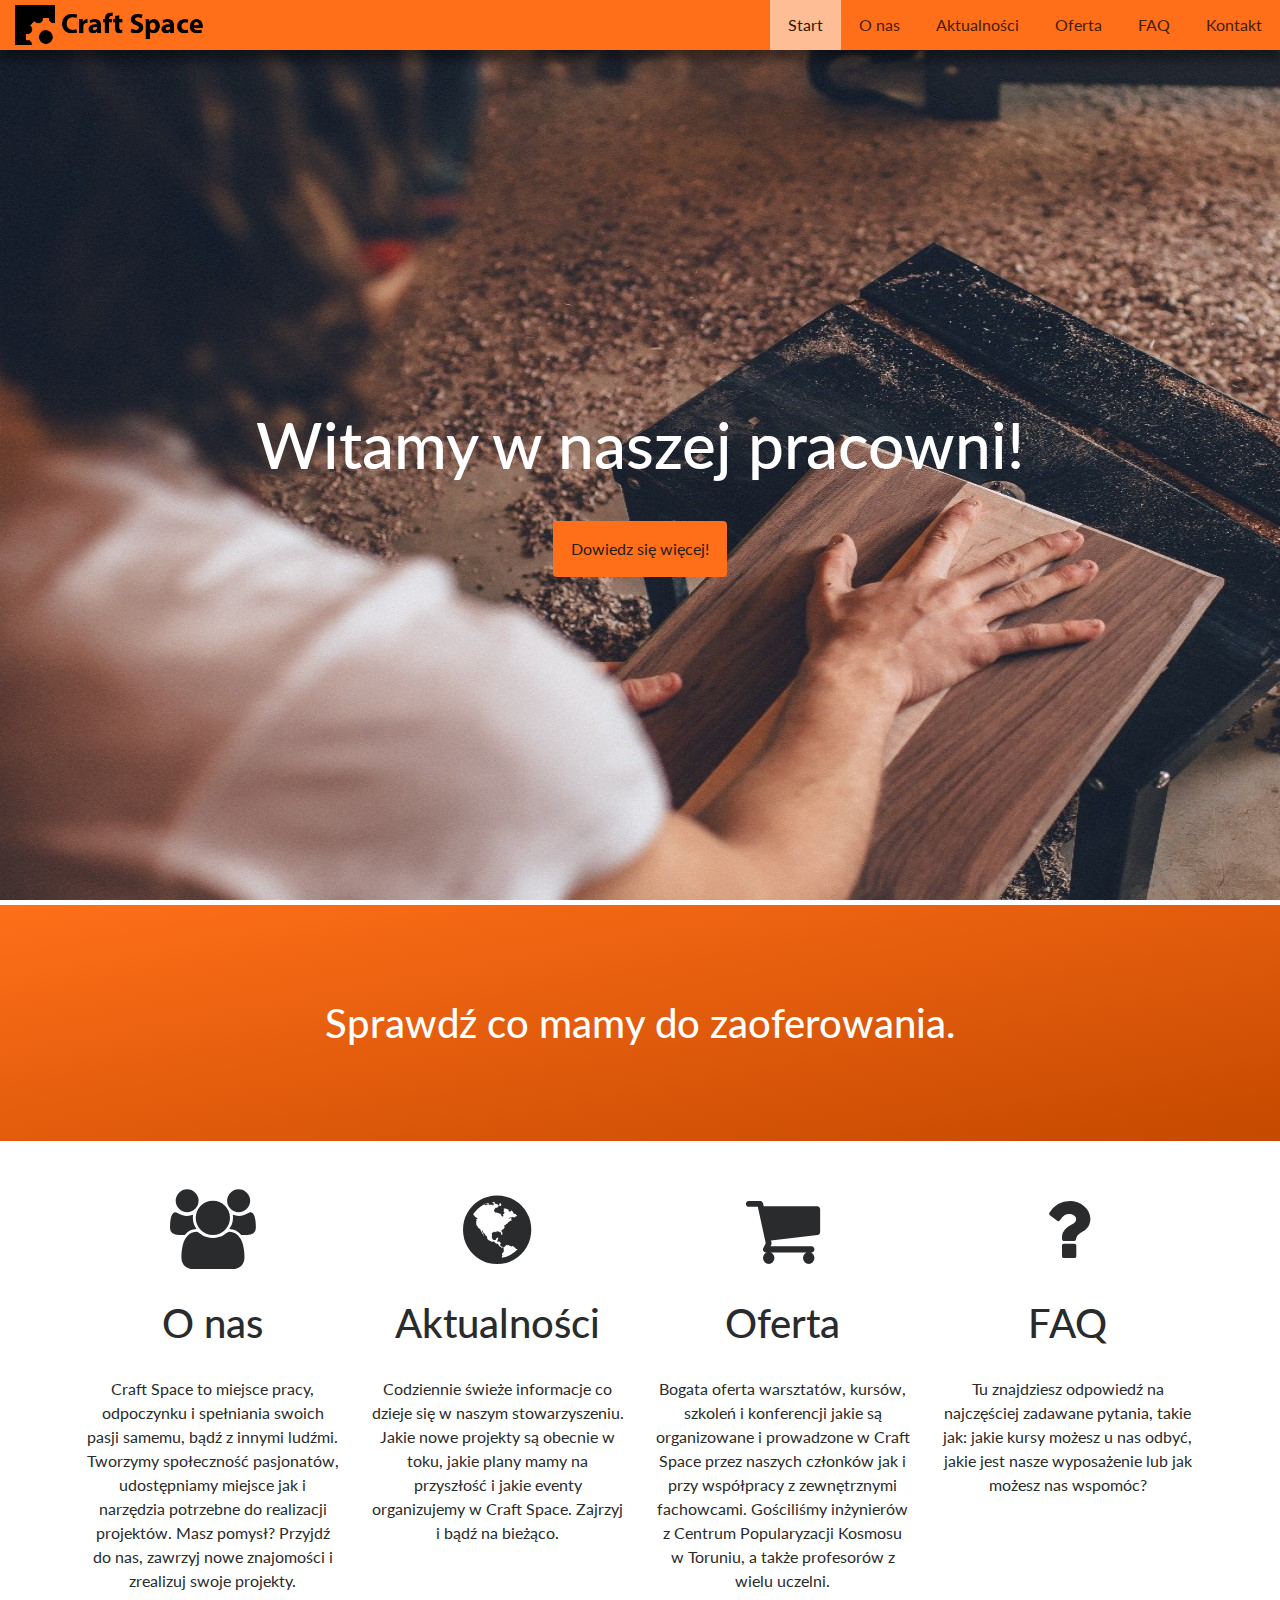
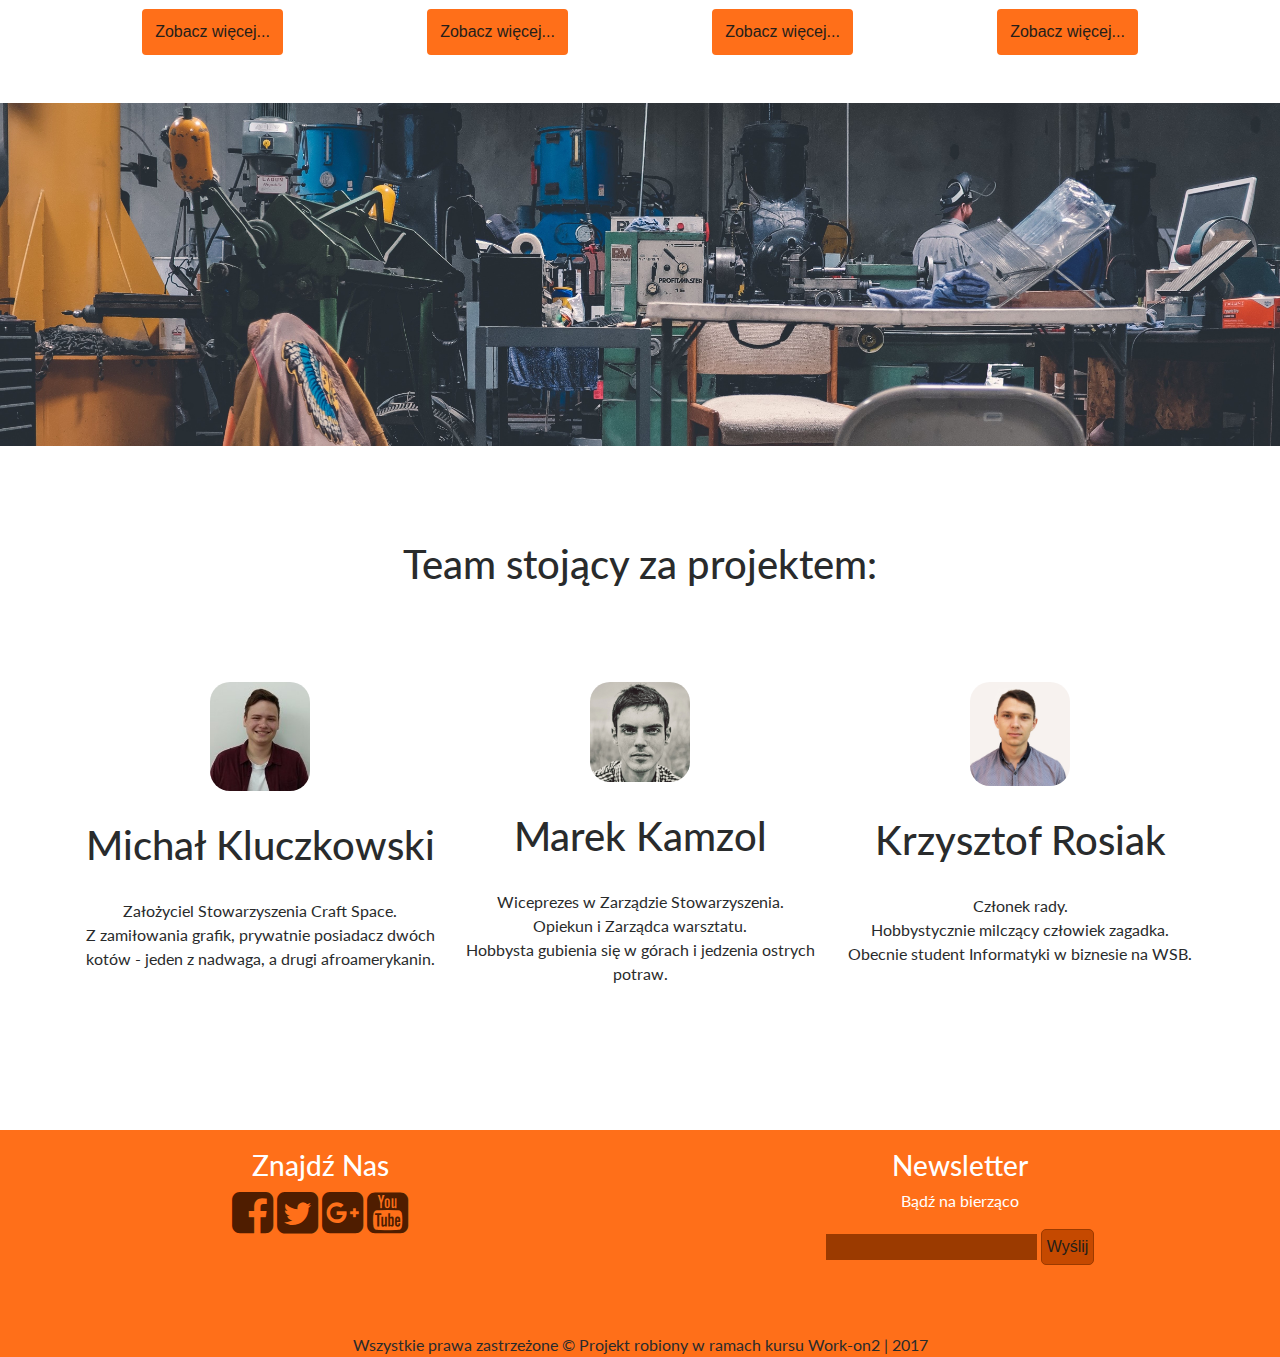
<file: index.html>
<!DOCTYPE html>
<html>

<head>
    <meta charset="utf-8">
    <meta name="description" content="Craft space - place where you can craft your thing">
    <meta name="keywords" content="craft, space, woodworking, ">
    <meta name="author" content="Krzysiek, Marek, Michał">
    <meta name="viewport" content="width=device-width, initial-scale=1.0">
    <title>Craft Space</title>
    <link rel="stylesheet" type="text/css" href="css/font-awesome.min.css">
    <link rel="stylesheet" type="text/css" href="css/bootstrap.css">
    <link rel="stylesheet" type="text/css" href="css/style.css">
    <!-- FONT -->
    <link href="https://fonts.googleapis.com/css?family=Lato:400,700&amp;subset=latin-ext" rel="stylesheet">
    <!-- FAVICON -->
    <link rel="apple-touch-icon" sizes="57x57" href="images/apple-icon-57x57.png">
    <link rel="apple-touch-icon" sizes="60x60" href="images/apple-icon-60x60.png">
    <link rel="apple-touch-icon" sizes="72x72" href="images/apple-icon-72x72.png">
    <link rel="apple-touch-icon" sizes="76x76" href="images/apple-icon-76x76.png">
    <link rel="apple-touch-icon" sizes="114x114" href="images/apple-icon-114x114.png">
    <link rel="apple-touch-icon" sizes="120x120" href="images/apple-icon-120x120.png">
    <link rel="apple-touch-icon" sizes="144x144" href="images/apple-icon-144x144.png">
    <link rel="apple-touch-icon" sizes="152x152" href="images/apple-icon-152x152.png">
    <link rel="apple-touch-icon" sizes="180x180" href="images/apple-icon-180x180.png">
    <link rel="icon" type="image/png" sizes="192x192" href="images/android-icon-192x192.png">
    <link rel="icon" type="image/png" sizes="32x32" href="images/favicon-32x32.png">
    <link rel="icon" type="image/png" sizes="96x96" href="images/favicon-96x96.png">
    <link rel="icon" type="image/png" sizes="16x16" href="images/favicon-16x16.png">
    <link rel="manifest" href="images/manifest.json">
    <meta name="msapplication-TileColor" content="#ffffff">
    <meta name="msapplication-TileImage" content="images/ms-icon-144x144.png">
    <meta name="theme-color" content="#ffffff">
    <!-- favicon end -->
</head>

<body id="top">
    <!-- scroll up  -->
    <a data-scroll id="myBtn" class="link" href="#top"><i class="fa fa-angle-double-up fa-3x" aria-hidden="true"></i>
</a>
    <header class="container-fluid">
        <nav class="navbar navbar-toggleable-sm nav-back" id="gora">
            <button class="navbar-toggler navbar-toggler-right" type="button" data-toggle="collapse" data-target="#navbarSupportedContent" aria-controls="navbarSupportedContent" aria-expanded="false" aria-label="Toggle navigation">
                <span class="navbar-toggler-icon"></span>
            </button>
            <a class="navbar-brand" href="index.html"><img src="images/logo.png" height=40></a>
            <div class="collapse navbar-collapse" id="navbarSupportedContent">
                <ul class="navbar-nav ml-auto">
                    <li class="nav-item active">
                        <a class="nav-link active1" href="index.html">Start</a>
                    </li>
                    <li class="nav-item">
                        <a class="nav-link" href="onas.html">O nas</a>
                    </li>
                    <li class="nav-item">
                        <a class="nav-link" href="aktualnosci.html">Aktualności</a>
                    </li>
                    <li class="nav-item">
                        <a class="nav-link" href="oferta.html">Oferta</a>
                    </li>
                    <li class="nav-item">
                        <a class="nav-link" href="faq.html">FAQ</a>
                    </li>
                    <li class="nav-item">
                        <a class="nav-link" href="kontakt.html">Kontakt</a>
                    </li>
                </ul>
            </div>
        </nav>
    </header>
    <main>
        <!-- photo -->
        <div class="container-fluid">
            <div class="row photo justify-content-center align-items-center flex-column ">
                <h1>Witamy w naszej pracowni!</h1>
                <a data-scroll href="#cards1" class="btn">Dowiedz się więcej!</a>
            </div>
        </div>
        <!-- CARDS -->
        <div class="container-fluid title1" id="cards1">
            <div class="row tytul">
                <h1>Sprawdź co mamy do zaoferowania.</h1>
            </div>
        </div>
        <div class="container pb-5">
            <div class="row">
                <div class="col-lg-3 col-md-6 col-sm-12 text-center podtytul mt-5 flex flex-column">
                    <i class="fa fa-users fa-5x" aria-hidden="true"></i>
                    <h1>O nas</h1>
                    <p>Craft Space to miejsce pracy, odpoczynku i spełniania swoich pasji samemu, bądź z innymi ludźmi. Tworzymy społeczność pasjonatów, udostępniamy miejsce jak i narzędzia potrzebne do realizacji projektów. Masz pomysł? Przyjdź do nas, zawrzyj nowe znajomości i zrealizuj swoje projekty.
                    </p>
                    <a href="onas.html" class="mt-auto">
                        <button type="button" class="btn button_styl">Zobacz więcej...</button>
                    </a>
                </div>
                <div class="col-lg-3 col-md-6 col-sm-12 text-center podtytul mt-5 flex flex-column">
                    <i class="fa fa-globe fa-5x" aria-hidden="true"></i>
                    <h1>Aktualności</h1>
                    <p>Codziennie świeże informacje co dzieje się w naszym stowarzyszeniu. Jakie nowe projekty są obecnie w toku, jakie plany mamy na przyszłość i jakie eventy organizujemy w Craft Space. Zajrzyj i bądź na bieżąco.
                    </p>
                    <a href="aktualnosci.html" class="mt-auto">
                        <button type="button" class="btn button_styl">Zobacz więcej...</button>
                    </a>
                </div>
                <div class="col-lg-3 col-md-6 col-sm-12 text-center podtytul mt-5 flex flex-column">
                    <i class="fa fa-shopping-cart fa-5x" aria-hidden="true"></i>
                    <h1>Oferta</h1>
                    <p>Bogata oferta warsztatów, kursów, szkoleń i konferencji jakie są organizowane i prowadzone w Craft Space przez naszych członków jak i przy współpracy z zewnętrznymi fachowcami. Gościliśmy inżynierów z Centrum Popularyzacji Kosmosu w Toruniu, a także profesorów z wielu uczelni.</p>
                    <a href="oferta.html" class="mt-auto">
                        <button type="button" class="btn button_styl">Zobacz więcej...</button>
                    </a>
                </div>
                <div class="col-lg-3 col-md-6 col-sm-12 text-center podtytul mt-5 flex flex-column">
                    <i class="fa fa-question fa-5x" aria-hidden="true"></i>
                    <h1>FAQ</h1>
                    <p>Tu znajdziesz odpowiedź na najczęściej zadawane pytania, takie jak: jakie kursy możesz u nas odbyć, jakie jest nasze wyposażenie lub jak możesz nas wspomóc? </p>
                    <a href="faq.html" class="mt-auto">
                        <button type="button" class="btn button_styl">Zobacz więcej...</button>
                    </a>
                </div>
            </div>
        </div>
        <!-- end cards -->
        <div class="container-fluid">
            <img src="images/front_1.jpg" class="photo2">
        </div>
        <!-- Team  -->
        <div class="container pb-5">
            <div class="row text-center tytul">
                <h1>Team stojący za projektem: </h1>
            </div>
            <div class="row">
                <div class="col-md-4 col-sm-12 podtytul text-center">
                    <img width="100" height="auto" src="images/nasze_3.jpg" class="round">
                    <h1>Michał Kluczkowski</h1>
                    <p>Założyciel Stowarzyszenia Craft Space.
                        <br> Z zamiłowania grafik, prywatnie posiadacz dwóch kotów - jeden z nadwaga, a drugi afroamerykanin.
                    </p>
                </div>
                <div class="col-md-4 col-sm-12 podtytul text-center">
                    <img width="100" height="auto" src="images/nasze_2.jpg" class="round">
                    <h1>Marek Kamzol</h1>
                    <p>Wiceprezes w Zarządzie Stowarzyszenia.
                        <br> Opiekun i Zarządca warsztatu.
                        <br> Hobbysta gubienia się w górach i jedzenia ostrych potraw.
                    </p>
                </div>
                <div class="col-md-4 col-sm-12 podtytul text-center">
                    <img width="100" height="auto" src="images/nasze_1.jpg" class="round">
                    <h1>Krzysztof Rosiak</h1>
                    <p>Członek rady.
                        <br>Hobbystycznie milczący człowiek zagadka.
                        <br>Obecnie student Informatyki w biznesie na WSB.
                    </p>
                </div>
            </div>
        </div>
        <!-- Team ends -->
    </main>
    <!-- ########### FOOTER ########### -->
    <footer class="container-fluid footer">
        <div class="row mb-5">
            <div class="media col-md-6 col-sm-12 flex-center">
                <div class="footer text-center">
                    <h3>Znajdź Nas</h3>
                    <a href="http://www.facebook.com" target="_blank" title="Facebook">
                        <i class="fa fa-facebook-square fa-3x"></i>
                    </a>
                    <a href="http://www.twitter.com" target="_blank" title="Twitter">
                        <i class="fa fa-twitter-square fa-3x"></i>
                    </a>
                    <a href="http://www.plus.google.com" target="_blank" title="Google+">
                        <i class="fa fa-google-plus-square fa-3x"></i>
                    </a>
                    <a href="http://www.youtube.com" target="_blank" title="YouTube">
                        <i class="fa fa-youtube-square fa-3x"></i>
                    </a>
                </div>
            </div>
            <div class="media col-md-6 col-sm-12 flex-center">
                <div class="footer text-center">
                    <h3>Newsletter</h3>
                    <p>
                        Bądź na bierząco
                    </p>
                    <form action="#">
                        <input type="text" placeholder="Twój adres e-mail" name="Newsletter">
                        <button class="button btn-news button_styl" type="submit">Wyślij</button>
                    </form>
                </div>
            </div>
        </div>
        <div class="row text-center">
            <div class="col-sm-12">Wszystkie prawa zastrzeżone © Projekt robiony w ramach kursu Work-on2 | 2017 </div>
        </div>
    </footer>
    <script type="text/javascript" src="script/jquery.min.js"></script>
    <script type="text/javascript" src="script/bootstrap.min.js"></script>
    <script type="text/javascript" src="script/scrypt.js"></script>
</body>

</html>
</file>
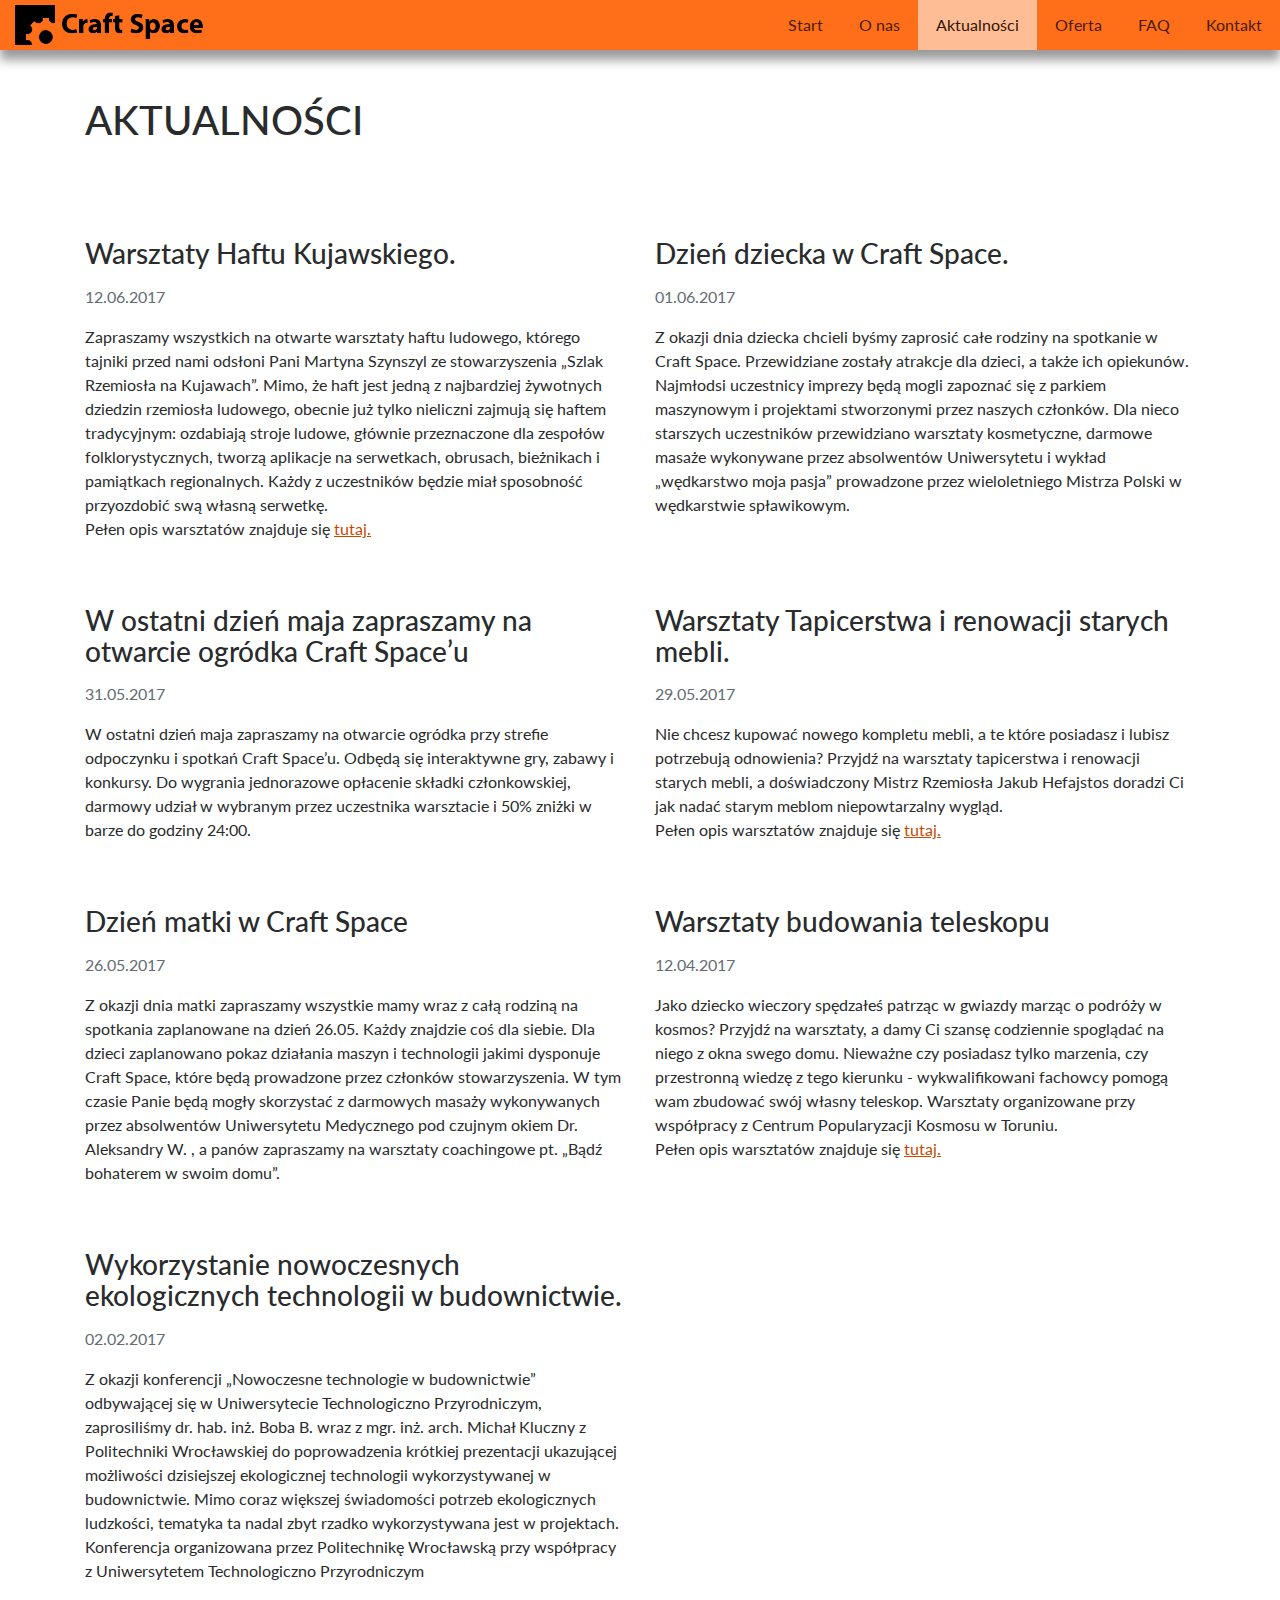
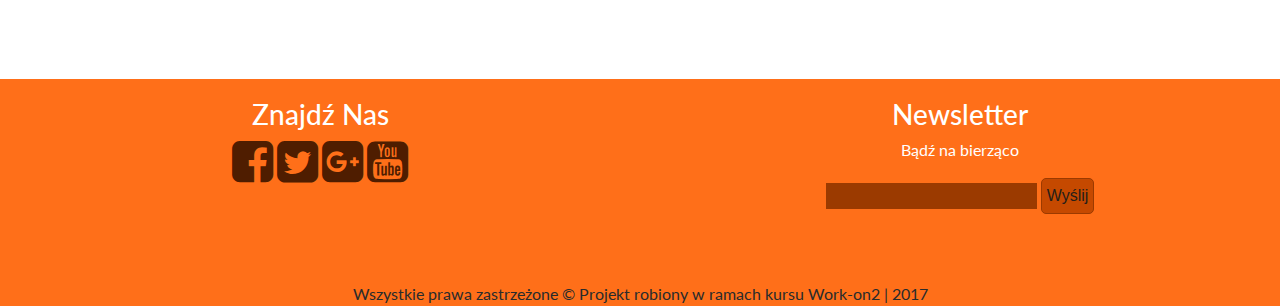
<file: aktualnosci.html>
<!DOCTYPE html>
<html>

<head>
    <meta charset="utf-8">
    <meta name="description" content="Craftspace - place where you can craft your thing">
    <meta name="keywords" content="craft, space, woodworking, ">
    <meta name="author" content="Krzysiek, Marek, Michał">
    <meta name="viewport" content="width=device-width, initial-scale=1.0">
    <title>Craft Space</title>
    <link rel="stylesheet" type="text/css" href="css/font-awesome.min.css">
    <link rel="stylesheet" type="text/css" href="css/bootstrap.css">
    <link rel="stylesheet" type="text/css" href="css/style.css">
    <!-- FONT -->
    <link href="https://fonts.googleapis.com/css?family=Lato:400,700&amp;subset=latin-ext" rel="stylesheet">
    <!-- FAVICON -->
    <link rel="apple-touch-icon" sizes="57x57" href="images/apple-icon-57x57.png">
    <link rel="apple-touch-icon" sizes="60x60" href="images/apple-icon-60x60.png">
    <link rel="apple-touch-icon" sizes="72x72" href="images/apple-icon-72x72.png">
    <link rel="apple-touch-icon" sizes="76x76" href="images/apple-icon-76x76.png">
    <link rel="apple-touch-icon" sizes="114x114" href="images/apple-icon-114x114.png">
    <link rel="apple-touch-icon" sizes="120x120" href="images/apple-icon-120x120.png">
    <link rel="apple-touch-icon" sizes="144x144" href="images/apple-icon-144x144.png">
    <link rel="apple-touch-icon" sizes="152x152" href="images/apple-icon-152x152.png">
    <link rel="apple-touch-icon" sizes="180x180" href="images/apple-icon-180x180.png">
    <link rel="icon" type="image/png" sizes="192x192" href="images/android-icon-192x192.png">
    <link rel="icon" type="image/png" sizes="32x32" href="images/favicon-32x32.png">
    <link rel="icon" type="image/png" sizes="96x96" href="images/favicon-96x96.png">
    <link rel="icon" type="image/png" sizes="16x16" href="images/favicon-16x16.png">
    <link rel="manifest" href="images/manifest.json">
    <meta name="msapplication-TileColor" content="#ffffff">
    <meta name="msapplication-TileImage" content="images/ms-icon-144x144.png">
    <meta name="theme-color" content="#ffffff">
    <!-- favicon end -->
</head>

<body id="top">
    <!-- scroll up  -->
    <a data-scroll id="myBtn" class="link" href="#top"><i class="fa fa-angle-double-up fa-3x" aria-hidden="true"></i>
</a>
    <header class="container-fluid">
        <nav class="navbar navbar-toggleable-sm nav-back" id="gora">
            <button class="navbar-toggler navbar-toggler-right" type="button" data-toggle="collapse" data-target="#navbarSupportedContent" aria-controls="navbarSupportedContent" aria-expanded="false" aria-label="Toggle navigation">
                <span class="navbar-toggler-icon"></span>
            </button>
            <a class="navbar-brand" href="index.html"><img src="images/logo.png" height=40></a>
            <div class="collapse navbar-collapse" id="navbarSupportedContent">
                <ul class="navbar-nav ml-auto">
                    <li class="nav-item active">
                        <a class="nav-link" href="index.html">Start</a>
                    </li>
                    <li class="nav-item">
                        <a class="nav-link" href="onas.html">O nas</a>
                    </li>
                    <li class="nav-item">
                        <a class="nav-link active1" href="aktualnosci.html">Aktualności</a>
                    </li>
                    <li class="nav-item">
                        <a class="nav-link" href="oferta.html">Oferta</a>
                    </li>
                    <li class="nav-item">
                        <a class="nav-link" href="faq.html">FAQ</a>
                    </li>
                    <li class="nav-item">
                        <a class="nav-link" href="kontakt.html">Kontakt</a>
                    </li>
                </ul>
            </div>
        </nav>
    </header>
    <div class="container">
        <div class="row">
            <div class="col-md-12">
                <h1 class="my-5">AKTUALNOŚCI</h1>
                </div>
                <div class="col-md-6">
                <h3 class="my-3 mt-5">Warsztaty Haftu Kujawskiego.</h3>
                <p class="text-muted">12.06.2017</p>
                <p>Zapraszamy wszystkich na otwarte warsztaty haftu ludowego, którego tajniki przed nami odsłoni Pani Martyna Szynszyl ze stowarzyszenia „Szlak Rzemiosła na Kujawach”. Mimo, że haft jest jedną z najbardziej żywotnych dziedzin rzemiosła ludowego, obecnie już tylko nieliczni zajmują się haftem tradycyjnym: ozdabiają stroje ludowe, głównie przeznaczone dla zespołów folklorystycznych, tworzą aplikacje na serwetkach, obrusach, bieżnikach i pamiątkach regionalnych. Każdy z uczestników będzie miał sposobność przyozdobić swą własną serwetkę.
                    <br> Pełen opis warsztatów znajduje się <a href="oferta.html" class="link1">tutaj.</a></p>
                    </div>
                    <div class="col-md-6">
                <h3 class="my-3 mt-5">Dzień dziecka w Craft Space.</h3>
                <p class="text-muted">01.06.2017</p>
                <p>Z okazji dnia dziecka chcieli byśmy zaprosić całe rodziny na spotkanie w Craft Space. Przewidziane zostały atrakcje dla dzieci, a także ich opiekunów. Najmłodsi uczestnicy imprezy będą mogli zapoznać się z parkiem maszynowym i projektami stworzonymi przez naszych członków. Dla nieco starszych uczestników przewidziano warsztaty kosmetyczne, darmowe masaże wykonywane przez absolwentów Uniwersytetu i wykład „wędkarstwo moja pasja” prowadzone przez wieloletniego Mistrza Polski w wędkarstwie spławikowym.</p>
</div>
                    <div class="col-md-6">

                <h3 class="my-3 mt-5">W ostatni dzień maja zapraszamy na otwarcie ogródka Craft Space’u</h3>
                <p class="text-muted">31.05.2017</p>
                <p>W ostatni dzień maja zapraszamy na otwarcie ogródka przy strefie odpoczynku i spotkań Craft Space’u. Odbędą się interaktywne gry, zabawy i konkursy. Do wygrania jednorazowe opłacenie składki członkowskiej, darmowy udział w wybranym przez uczestnika warsztacie i 50% zniżki w barze do godziny 24:00. </p>
</div>
                    <div class="col-md-6">

                <h3 class="my-3 mt-5">Warsztaty Tapicerstwa i renowacji starych mebli.</h3>
                <p class="text-muted">29.05.2017</p>
                <p>Nie chcesz kupować nowego kompletu mebli, a te które posiadasz i lubisz potrzebują odnowienia? Przyjdź na warsztaty tapicerstwa i renowacji starych mebli, a doświadczony Mistrz Rzemiosła Jakub Hefajstos doradzi Ci jak nadać starym meblom niepowtarzalny wygląd.
                    <br> Pełen opis warsztatów znajduje się <a href="oferta.html" class="link1">tutaj.</a></p>

</div>
                    <div class="col-md-6">
                <h3 class="my-3 mt-5">Dzień matki w Craft Space</h3>
                <p class="text-muted">26.05.2017</p>
                <p>Z okazji dnia matki zapraszamy wszystkie mamy wraz z całą rodziną na spotkania zaplanowane na dzień 26.05. Każdy znajdzie coś dla siebie. Dla dzieci zaplanowano pokaz działania maszyn i technologii jakimi dysponuje Craft Space, które będą prowadzone przez członków stowarzyszenia. W tym czasie Panie będą mogły skorzystać z darmowych masaży wykonywanych przez absolwentów Uniwersytetu Medycznego pod czujnym okiem Dr. Aleksandry W. , a panów zapraszamy na warsztaty coachingowe pt. „Bądź bohaterem w swoim domu”. </p>
</div>
                    <div class="col-md-6">

                <h3 class="my-3 mt-5">Warsztaty budowania teleskopu</h3>
                <p class="text-muted">12.04.2017</p>
                <p>Jako dziecko wieczory spędzałeś patrząc w gwiazdy marząc o podróży w kosmos? Przyjdź na warsztaty, a damy Ci szansę codziennie spoglądać na niego z okna swego domu. Nieważne czy posiadasz tylko marzenia, czy przestronną wiedzę z tego kierunku - wykwalifikowani fachowcy pomogą wam zbudować swój własny teleskop. Warsztaty organizowane przy współpracy z Centrum Popularyzacji Kosmosu w Toruniu.
                    <br>Pełen opis warsztatów znajduje się <a href="oferta.html" class="link1">tutaj.</a></p>

</div>
                    <div class="col-md-6">
                <h3 class="my-3 mt-5">Wykorzystanie nowoczesnych ekologicznych technologii w budownictwie.</h3>
                <p class="text-muted">02.02.2017</p>
                <p>Z okazji konferencji „Nowoczesne technologie w budownictwie” odbywającej się w Uniwersytecie Technologiczno Przyrodniczym, zaprosiliśmy dr. hab. inż. Boba B. wraz z mgr. inż. arch. Michał Kluczny z Politechniki Wrocławskiej do poprowadzenia krótkiej prezentacji ukazującej możliwości dzisiejszej ekologicznej technologii wykorzystywanej w budownictwie. Mimo coraz większej świadomości potrzeb ekologicznych ludzkości, tematyka ta nadal zbyt rzadko wykorzystywana jest w projektach. Konferencja organizowana przez Politechnikę Wrocławską przy współpracy z Uniwersytetem Technologiczno Przyrodniczym</p>
</div>
            </div>
        </div>
    </div>
    <footer class="container-fluid footer">
        <div class="row  mb-5">
            <div class="media col-md-6 col-sm-12 flex-center">
                <div class="footer text-center">
                    <h3>Znajdź Nas</h3>
                    <a href="http://www.facebook.com" target="_blank" title="Facebook">
                        <i class="fa fa-facebook-square fa-3x"></i>
                    </a>
                    <a href="http://www.twitter.com" target="_blank" title="Twitter">
                        <i class="fa fa-twitter-square fa-3x"></i>
                    </a>
                    <a href="http://www.plus.google.com" target="_blank" title="Google+">
                        <i class="fa fa-google-plus-square fa-3x"></i>
                    </a>
                    <a href="http://www.youtube.com" target="_blank" title="YouTube">
                        <i class="fa fa-youtube-square fa-3x"></i>
                    </a>
                </div>
            </div>
            <div class="media col-md-6 col-sm-12 flex-center">
                <div class="footer text-center">
                    <h3>Newsletter</h3>
                    <p>
                        Bądź na bierząco
                    </p>
                    <form action="#">
                        <input type="text" placeholder="Twój adres e-mail" name="Newsletter">
                        <button class="button btn-news button_styl" type="submit">Wyślij</button>
                    </form>
                </div>
            </div>
        </div>
        <div class="row text-center">
            <div class="col-sm-12">Wszystkie prawa zastrzeżone © Projekt robiony w ramach kursu Work-on2 | 2017 </div>
        </div>
    </footer>
    <script type="text/javascript" src="script/jquery.min.js"></script>
    <script type="text/javascript" src="script/bootstrap.min.js"></script>
    <script type="text/javascript" src="script/scrypt.js"></script>
</body>

</html>
</file>
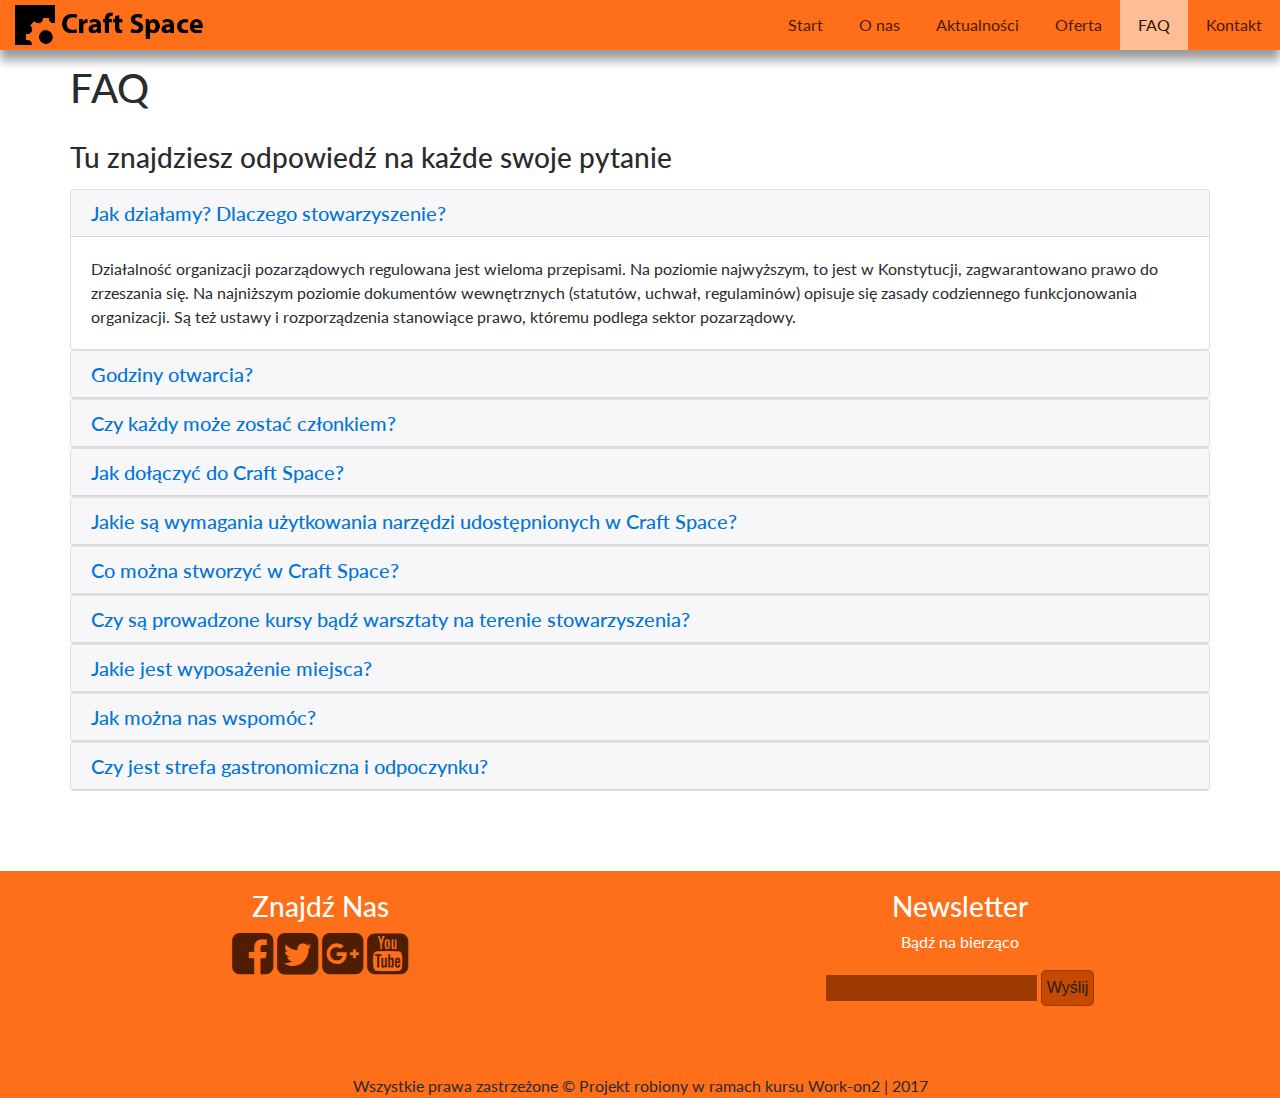
<file: faq.html>
<!DOCTYPE html>
<html>

<head>
    <meta charset="utf-8">
    <meta name="description" content="Craftspace - place where you can craft your mind">
    <meta name="keywords" content="craft, space, woodworking, ">
    <meta name="author" content="Krzysiek, Marek, Michał">
    <meta name="viewport" content="width=device-width, initial-scale=1.0">
    <title>Craft Space</title>
    <link rel="stylesheet" type="text/css" href="css/font-awesome.min.css">
    <link rel="stylesheet" type="text/css" href="css/bootstrap.css">
    <link rel="stylesheet" type="text/css" href="css/style.css">
    <!-- FONT -->
    <link href="https://fonts.googleapis.com/css?family=Lato:400,700&amp;subset=latin-ext" rel="stylesheet">
    <!-- FAVICON -->
    <link rel="apple-touch-icon" sizes="57x57" href="images/apple-icon-57x57.png">
    <link rel="apple-touch-icon" sizes="60x60" href="images/apple-icon-60x60.png">
    <link rel="apple-touch-icon" sizes="72x72" href="images/apple-icon-72x72.png">
    <link rel="apple-touch-icon" sizes="76x76" href="images/apple-icon-76x76.png">
    <link rel="apple-touch-icon" sizes="114x114" href="images/apple-icon-114x114.png">
    <link rel="apple-touch-icon" sizes="120x120" href="images/apple-icon-120x120.png">
    <link rel="apple-touch-icon" sizes="144x144" href="images/apple-icon-144x144.png">
    <link rel="apple-touch-icon" sizes="152x152" href="images/apple-icon-152x152.png">
    <link rel="apple-touch-icon" sizes="180x180" href="images/apple-icon-180x180.png">
    <link rel="icon" type="image/png" sizes="192x192" href="images/android-icon-192x192.png">
    <link rel="icon" type="image/png" sizes="32x32" href="images/favicon-32x32.png">
    <link rel="icon" type="image/png" sizes="96x96" href="images/favicon-96x96.png">
    <link rel="icon" type="image/png" sizes="16x16" href="images/favicon-16x16.png">
    <link rel="manifest" href="images/manifest.json">
    <meta name="msapplication-TileColor" content="#ffffff">
    <meta name="msapplication-TileImage" content="images/ms-icon-144x144.png">
    <meta name="theme-color" content="#ffffff">
    <!-- favicon end -->
</head>

<body id="top">
    <!-- scroll up  -->
    <a data-scroll id="myBtn" class="link" href="#top"><i class="fa fa-angle-double-up fa-3x" aria-hidden="true"></i>
</a>
    <header class="container-fluid">
        <nav class="navbar navbar-toggleable-sm nav-back" id="gora">
            <button class="navbar-toggler navbar-toggler-right" type="button" data-toggle="collapse" data-target="#navbarSupportedContent" aria-controls="navbarSupportedContent" aria-expanded="false" aria-label="Toggle navigation">
                <span class="navbar-toggler-icon"></span>
            </button>
            <a class="navbar-brand" href="index.html"><img src="images/logo.png" height=40></a>
            <div class="collapse navbar-collapse" id="navbarSupportedContent">
                <ul class="navbar-nav ml-auto">
                    <li class="nav-item active">
                        <a class="nav-link" href="index.html">Start</a>
                    </li>
                    <li class="nav-item">
                        <a class="nav-link" href="onas.html">O nas</a>
                    </li>
                    <li class="nav-item">
                        <a class="nav-link" href="aktualnosci.html">Aktualności</a>
                    </li>
                    <li class="nav-item">
                        <a class="nav-link" href="oferta.html">Oferta</a>
                    </li>
                    <li class="nav-item">
                        <a class="nav-link active1" href="faq.html">FAQ</a>
                    </li>
                    <li class="nav-item">
                        <a class="nav-link" href="kontakt.html">Kontakt</a>
                    </li>
                </ul>
            </div>
        </nav>
    </header>
    <main>
        <div class="container">
            <div class="row flex-column">
                <h1 class="my-3">FAQ</h1>
                <h3 class="my-3">Tu znajdziesz odpowiedź na każde swoje pytanie</h3>
                <div id="accordion" role="tablist" aria-multiselectable="true">
                    <div class="card">
                        <div class="card-header" role="tab" id="headingOne">
                            <h5 class="mb-0">
                            <a data-toggle="collapse" data-parent="#accordion" href="#collapseOne" aria-expanded="true" aria-controls="collapseOne">Jak działamy? Dlaczego stowarzyszenie?
                            </a>
                            </h5>
                        </div>
                        <div id="collapseOne" class="collapse show" role="tabpanel" aria-labelledby="headingOne">
                            <div class="card-block">
                                Działalność organizacji pozarządowych regulowana jest wieloma przepisami. Na poziomie najwyższym, to jest w Konstytucji, zagwarantowano prawo do zrzeszania się. Na najniższym poziomie dokumentów wewnętrznych (statutów, uchwał, regulaminów) opisuje się zasady codziennego funkcjonowania organizacji. Są też ustawy i rozporządzenia stanowiące prawo, któremu podlega sektor pozarządowy.
                            </div>
                        </div>
                    </div>
                    <div class="card">
                        <div class="card-header" role="tab" id="headingTwo">
                            <h5 class="mb-0">
                            <a class="collapsed" data-toggle="collapse" data-parent="#accordion" href="#collapseTwo" aria-expanded="false" aria-controls="collapseTwo">
                              Godziny otwarcia?
                            </a>
                            </h5>
                        </div>
                        <div id="collapseTwo" class="collapse" role="tabpanel" aria-labelledby="headingTwo">
                            <div class="card-block">
                                Warsztat otwarty przez cały tydzień od 7:00 do 22:00
                            </div>
                        </div>
                    </div>
                    <div class="card">
                        <div class="card-header" role="tab" id="heading3">
                            <h5 class="mb-0">
                            <a class="collapsed" data-toggle="collapse" data-parent="#accordion" href="#collapse3" aria-expanded="false" aria-controls="collapse3">
                              Czy każdy może zostać członkiem?
                            </a>
                            </h5>
                        </div>
                        <div id="collapse3" class="collapse" role="tabpanel" aria-labelledby="heading3">
                            <div class="card-block">
                                Członkami stowarzyszenia mogą zostać tylko osoby pełnoletnie, zobowiązujące się nie podejmować działań na szkodę stowarzyszenia i przestrzegać jego regulaminu.
                            </div>
                        </div>
                    </div>
                    <div class="card">
                        <div class="card-header" role="tab" id="heading4">
                            <h5 class="mb-0">
                            <a class="collapsed" data-toggle="collapse" data-parent="#accordion" href="#collapse4" aria-expanded="false" aria-controls="collapse4">
                              Jak dołączyć do Craft Space?
                            </a>
                            </h5>
                        </div>
                        <div id="collapse4" class="collapse" role="tabpanel" aria-labelledby="heading4">
                            <div class="card-block">
                                Stać się członkiem naszej społeczności możesz na dwa sposoby. <br>Pierwszym z nich jest udać się do Craft Space osobiście, wypełnić wniosek który otrzymasz na miejscu i wpłacić składkę członkowską. Jedyne co potrzebujesz mieć przy sobie to ważny dowód osobisty bądź inny dokument potwierdzający Twoją tożsamość i odpowiednią ilość pieniędzy by móc opłacić składkę członkowską. <br> Drugim sposobem jest wypełnienie formularza, dostępnego na naszej stronie w odnośniku kontakt i uiszczenie odpowiedniej kwoty w kasie stowarzyszenia. <br>W zależności od posiadanych zniżek 50 bądź 100 zł (składka ulgowa 50 zł, normalna 100 zł)
                            </div>
                        </div>
                    </div>
                    <div class="card">
                        <div class="card-header" role="tab" id="heading5">
                            <h5 class="mb-0">
                            <a class="collapsed" data-toggle="collapse" data-parent="#accordion" href="#collapse5" aria-expanded="false" aria-controls="collapse5">
                              Jakie są wymagania użytkowania narzędzi udostępnionych w Craft Space?
                            </a>
                            </h5>
                        </div>
                        <div id="collapse5" class="collapse" role="tabpanel" aria-labelledby="heading5">
                            <div class="card-block">
                                By móc korzystać z wszystkich narzędzi, materiałów i wiedzy zgromadzonej w Craft Space nie musisz być jego członkiem. <br> Jako członek naszego stowarzyszenia masz darmowy dostęp do wszystkich narzędzi i pierwszeństwo ich użytku przed osobami niezrzeszonymi. <br>Jako osoba nie będąca członkiem musisz opłacić użytkowanie danego urządzenia, podpisać regulamin warunków jego obsługi,przejść podstawowy kurs użytkowania danego urządzenia, zapoznać się i przestrzegać warunków jego obsługi.
                            </div>
                        </div>
                    </div>
                    <div class="card">
                        <div class="card-header" role="tab" id="heading6">
                            <h5 class="mb-0">
                            <a class="collapsed" data-toggle="collapse" data-parent="#accordion" href="#collapse6" aria-expanded="false" aria-controls="collapse6">
                              Co można stworzyć w Craft Space?
                            </a>
                            </h5>
                        </div>
                        <div id="collapse6" class="collapse" role="tabpanel" aria-labelledby="heading6">
                            <div class="card-block">
                                Craft Space posiada na wyposażeniu urządzenia do cyfrowej produkcji i fabrykacji, (drukarki 3D, skanery 3D, obrabiarki CNC, wycinarki laserowe, plotery) dzięki, którym możliwe jest stworzenie praktycznie dowolnego przedmiotu czy urządzenia. Szerszy opis można znaleźć w odnośniku oferta.
                            </div>
                        </div>
                    </div>
                    <div class="card">
                        <div class="card-header" role="tab" id="heading7">
                            <h5 class="mb-0">
                            <a class="collapsed" data-toggle="collapse" data-parent="#accordion" href="#collapse7" aria-expanded="false" aria-controls="collapse7">
                              Czy są prowadzone kursy bądź warsztaty na terenie stowarzyszenia?
                            </a>
                            </h5>
                        </div>
                        <div id="collapse7" class="collapse" role="tabpanel" aria-labelledby="heading7">
                            <div class="card-block">
                                Craft Space prowadzi szereg szkoleń i warsztatów zarówno z najnowszych technologii jak i zawodów ginących w Polsce takich jak kaletnictwo, garncarstwo, kowalstwo, hafciarstwo. Aktualny spis kursów można znaleźć w zakładce aktualności.
                            </div>
                        </div>
                    </div>
                    <div class="card">
                        <div class="card-header" role="tab" id="heading8">
                            <h5 class="mb-0">
                            <a class="collapsed" data-toggle="collapse" data-parent="#accordion" href="#collapse8" aria-expanded="false" aria-controls="collapse8">
                              Jakie jest wyposażenie miejsca?
                            </a>
                            </h5>
                        </div>
                        <div id="collapse8" class="collapse" role="tabpanel" aria-labelledby="heading8">
                            <div class="card-block">
                                Nasz warsztat i pracownia wyposażone są w najnowszego typu maszyny, narzędzia jak i dostępne programy na rynku. Możemy także pochwalić się obrabiarką CNC stworzoną przez członków naszego stowarzyszenia. Spis narzędzi ręcznych, maszyn i dostępnych programów znajdziesz w odnośniku warsztat.
                            </div>
                        </div>
                    </div>
                    <div class="card">
                        <div class="card-header" role="tab" id="heading9">
                            <h5 class="mb-0">
                            <a class="collapsed" data-toggle="collapse" data-parent="#accordion" href="#collapse9" aria-expanded="false" aria-controls="collapse9">
                              Jak można nas wspomóc?
                            </a>
                            </h5>
                        </div>
                        <div id="collapse9" class="collapse" role="tabpanel" aria-labelledby="heading9">
                            <div class="card-block">
                                Jeśli uważasz że Craft Space pomaga rozwijać kreatywność, pobudza rozwój osobisty, bądź po prostu jest miejscem spotkań towarzyskich możesz nas wesprzeć na 3 sposoby: <br>Przekazanie darowizny na nasze konto:<br> Craft Space<br>ul. Jesienna 123<br>85 – 133 Bydgoszcz<br>NIP: 5495875568<br>Regon: 211951284<br>KRS: 000755029 <br>Nr Konta: PL 79 3377 3979 5134<br>w tytule wpisz: darowizna na cele statutowe. <br>Przekazanie 1% z podatku wpisując nasz KRS: 000755029.
                            </div>
                        </div>
                    </div>
                    <div class="card">
                        <div class="card-header" role="tab" id="heading11">
                            <h5 class="mb-0">
                            <a class="collapsed" data-toggle="collapse" data-parent="#accordion" href="#collapse11" aria-expanded="false" aria-controls="collapse11">
                              Czy jest strefa gastronomiczna i odpoczynku?
                            </a>
                            </h5>
                        </div>
                        <div id="collapse11" class="collapse" role="tabpanel" aria-labelledby="heading11">
                            <div class="card-block">
                                W lokalu znajduje się kawiarnia w której dostępne są ciepłe wypieki, kawa, herbata i napoje zimne. Na terenie hal Craft Space jest zakaz spożywania alkoholu. Alkohol dostępny jest w barze znajdującym się przy ogródku strefy gastronomicznej. Polecamy własnej produkcji cydr jak i Caftowe piwo. Dla grup odbywających warsztaty dostępna jest możliwość zorganizowania cateringu.
                            </div>
                        </div>
                    </div>
                </div>
            </div>
        </div>
    </main>
    <!-- ########### FOOTER ########### -->
    <footer class="container-fluid footer">
        <div class="row  mb-5">
            <div class="media col-md-6 col-sm-12 flex-center">
                <div class="footer text-center">
                    <h3>Znajdź Nas</h3>
                    <a href="http://www.facebook.com" target="_blank" title="Facebook">
                        <i class="fa fa-facebook-square fa-3x"></i>
                    </a>
                    <a href="http://www.twitter.com" target="_blank" title="Twitter">
                        <i class="fa fa-twitter-square fa-3x"></i>
                    </a>
                    <a href="http://www.plus.google.com" target="_blank" title="Google+">
                        <i class="fa fa-google-plus-square fa-3x"></i>
                    </a>
                    <a href="http://www.youtube.com" target="_blank" title="YouTube">
                        <i class="fa fa-youtube-square fa-3x"></i>
                    </a>
                </div>
            </div>
            <div class="media col-md-6 col-sm-12 flex-center">
                <div class="footer text-center">
                    <h3>Newsletter</h3>
                    <p>
                        Bądź na bierząco
                    </p>
                    <form action="#">
                        <input type="text" placeholder="Twój adres e-mail" name="Newsletter">
                        <button class="button btn-news button_styl" type="submit">Wyślij</button>
                    </form>
                </div>
            </div>
        </div>
        <div class="row text-center">
            <div class="col-sm-12">Wszystkie prawa zastrzeżone © Projekt robiony w ramach kursu Work-on2 | 2017 </div>
        </div>
    </footer>
    <script type="text/javascript" src="script/jquery.min.js"></script>
    <script type="text/javascript" src="script/bootstrap.min.js"></script>
    <script type="text/javascript" src="script/scrypt.js"></script>
</body>

</html>
</file>
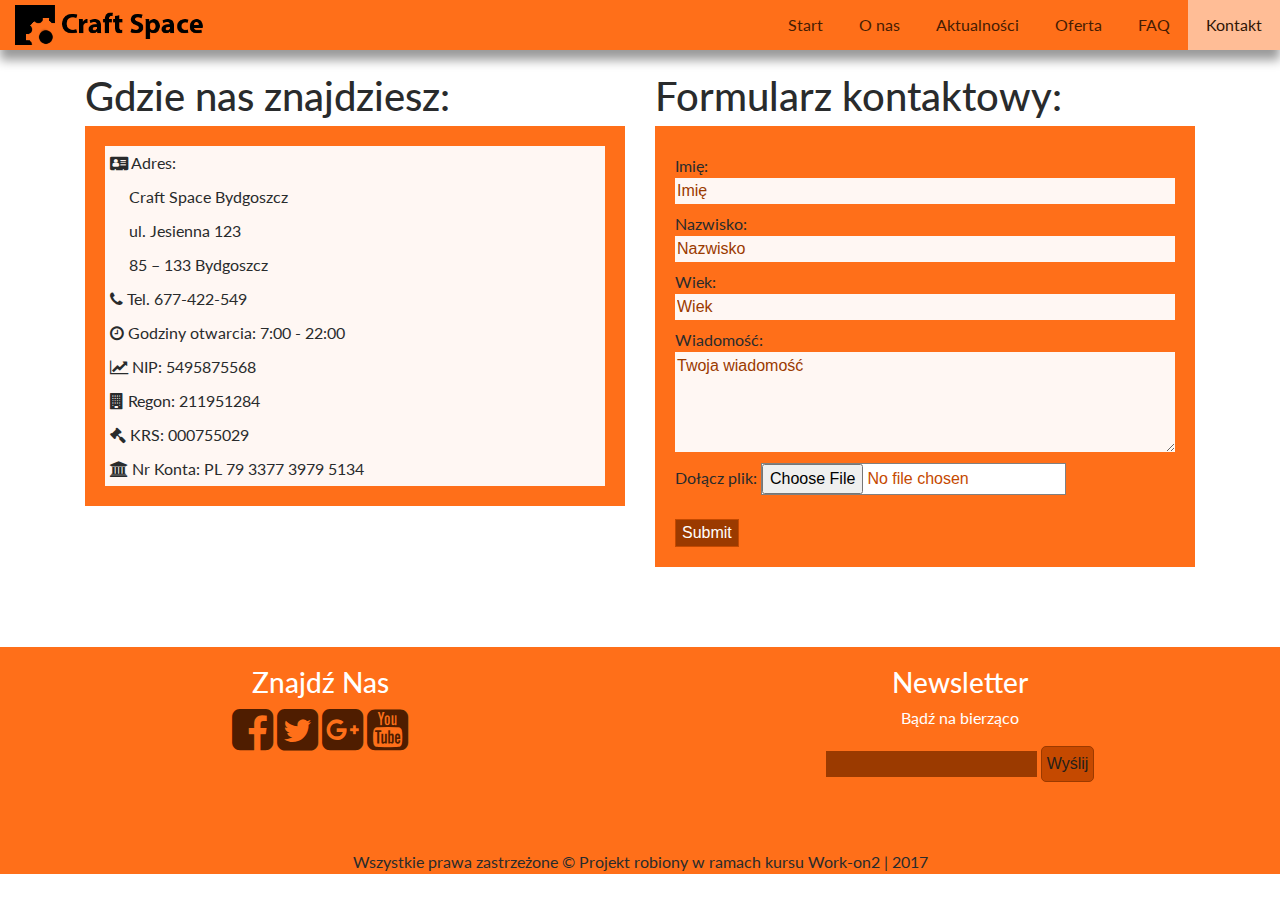
<file: kontakt.html>
<!DOCTYPE html>
<html>

<head>
    <meta charset="utf-8">
    <meta name="description" content="Craftspace - place where you can craft your thing">
    <meta name="keywords" content="craft, space, woodworking, ">
    <meta name="author" content="Krzysiek, Marek, Michał">
    <meta name="viewport" content="width=device-width, initial-scale=1.0">
    <title>Craft Space</title>
    <link rel="stylesheet" type="text/css" href="css/font-awesome.min.css">
    <link rel="stylesheet" type="text/css" href="css/bootstrap.css">
    <link rel="stylesheet" type="text/css" href="css/style.css">
    <!-- FONT -->
    <link href="https://fonts.googleapis.com/css?family=Lato:400,700&amp;subset=latin-ext" rel="stylesheet">
    <!-- FAVICON -->
    <link rel="apple-touch-icon" sizes="57x57" href="images/apple-icon-57x57.png">
    <link rel="apple-touch-icon" sizes="60x60" href="images/apple-icon-60x60.png">
    <link rel="apple-touch-icon" sizes="72x72" href="images/apple-icon-72x72.png">
    <link rel="apple-touch-icon" sizes="76x76" href="images/apple-icon-76x76.png">
    <link rel="apple-touch-icon" sizes="114x114" href="images/apple-icon-114x114.png">
    <link rel="apple-touch-icon" sizes="120x120" href="images/apple-icon-120x120.png">
    <link rel="apple-touch-icon" sizes="144x144" href="images/apple-icon-144x144.png">
    <link rel="apple-touch-icon" sizes="152x152" href="images/apple-icon-152x152.png">
    <link rel="apple-touch-icon" sizes="180x180" href="images/apple-icon-180x180.png">
    <link rel="icon" type="image/png" sizes="192x192" href="images/android-icon-192x192.png">
    <link rel="icon" type="image/png" sizes="32x32" href="images/favicon-32x32.png">
    <link rel="icon" type="image/png" sizes="96x96" href="images/favicon-96x96.png">
    <link rel="icon" type="image/png" sizes="16x16" href="images/favicon-16x16.png">
    <link rel="manifest" href="images/manifest.json">
    <meta name="msapplication-TileColor" content="#ffffff">
    <meta name="msapplication-TileImage" content="images/ms-icon-144x144.png">
    <meta name="theme-color" content="#ffffff">
    <!-- favicon end -->
</head>

<body id="top">
    <!-- scroll up  -->
    <a data-scroll id="myBtn" class="link" href="#top"><i class="fa fa-angle-double-up fa-3x" aria-hidden="true"></i>
</a>
    <header class="container-fluid">
        <nav class="navbar navbar-toggleable-sm nav-back" id="gora">
            <button class="navbar-toggler navbar-toggler-right" type="button" data-toggle="collapse" data-target="#navbarSupportedContent" aria-controls="navbarSupportedContent" aria-expanded="false" aria-label="Toggle navigation">
                <span class="navbar-toggler-icon"></span>
            </button>
            <a class="navbar-brand" href="index.html"><img src="images/logo.png" height=40></a>
            <div class="collapse navbar-collapse" id="navbarSupportedContent">
                <ul class="navbar-nav ml-auto">
                    <li class="nav-item active">
                        <a class="nav-link" href="index.html">Start</a>
                    </li>
                    <li class="nav-item">
                        <a class="nav-link" href="onas.html">O nas</a>
                    </li>
                    <li class="nav-item">
                        <a class="nav-link" href="aktualnosci.html">Aktualności</a>
                    </li>
                    <li class="nav-item">
                        <a class="nav-link" href="oferta.html">Oferta</a>
                    </li>
                    <li class="nav-item">
                        <a class="nav-link" href="faq.html">FAQ</a>
                    </li>
                    <li class="nav-item">
                        <a class="nav-link active1" href="kontakt.html">Kontakt</a>
                    </li>
                </ul>
            </div>
        </nav>
    </header>
    <main>
        <div class="container">
            <div class="row pt-4 mb-4">
                <div class="col-md-6 col-sm-12">
                    <h1>Gdzie nas znajdziesz:</h1>
                    <ul class="ul_kontakt">
                        <li><i class="fa fa-address-card" aria-hidden="true"></i> Adres:</li>
                        <li class="pl-4">Craft Space Bydgoszcz</li>
                        <li class="pl-4">ul. Jesienna 123</li>
                        <li class="pl-4">85 – 133 Bydgoszcz</li>
                        <li><i class="fa fa-phone" aria-hidden="true"></i> Tel. 677-422-549</li>
                      
                        <li><i class="fa fa-clock-o" aria-hidden="true"></i> Godziny otwarcia: 7:00 - 22:00</li>
                        <li><i class="fa fa-line-chart" aria-hidden="true"></i> NIP: 5495875568</li>
                        <li><i class="fa fa-building" aria-hidden="true"></i> Regon: 211951284</li>
                        <li><i class="fa fa-gavel" aria-hidden="true"></i> KRS: 000755029</li>
                        <li><i class="fa fa-bank" aria-hidden="true"></i> Nr Konta: PL 79 3377 3979 5134</li>
                    </ul>
                </div>
                <div class="col-md-6 col-sm-12">
                    <h1>Formularz kontaktowy:</h1>
                    <form action="/action_page.php" class="ul_kontakt">
                        <fieldset>                            
                            <label>Imię:</label>
                            <input class="input_form" type="text" name="firstname" placeholder="Imię">
                            <br>
                            <label>Nazwisko:</label>
                            <input class="input_form" type="text" name="lastname" placeholder="Nazwisko">
                            <br>
                            <label>Wiek:</label>
                            <input class="input_form" type="text" name="age" placeholder="Wiek">
                            <br>                            
                            <label>Wiadomość:</label>
                            <textarea class="input_form" rows="4" cols="50" placeholder="Twoja wiadomość"></textarea>
                            <br>
                            <label>Dołącz plik:</label>
                            <input class="input_collor" type="file" id="myFile">
                            <br>
                            <br>
                            <input type="submit" placeholder="Submit" class="submit">
                            <br>
                        </fieldset>
                    </form>
                </div>
            </div>
        </div>
    </main>
    <!-- ########### FOOTER ########### -->
    <footer class="container-fluid footer">
        <div class="row  mb-5">
            <div class="media col-md-6 col-sm-12 flex-center">
                <div class="footer text-center">
                    <h3>Znajdź Nas</h3>
                    <a href="http://www.facebook.com" target="_blank" title="Facebook">
                        <i class="fa fa-facebook-square fa-3x"></i>
                    </a>
                    <a href="http://www.twitter.com" target="_blank" title="Twitter">
                        <i class="fa fa-twitter-square fa-3x"></i>
                    </a>
                    <a href="http://www.plus.google.com" target="_blank" title="Google+">
                        <i class="fa fa-google-plus-square fa-3x"></i>
                    </a>
                    <a href="http://www.youtube.com" target="_blank" title="YouTube">
                        <i class="fa fa-youtube-square fa-3x"></i>
                    </a>
                </div>
            </div>
            <div class="media col-md-6 col-sm-12 flex-center">
                <div class="footer text-center">
                    <h3>Newsletter</h3>
                    <p>
                        Bądź na bierząco
                    </p>
                    <form action="#">
                        <input type="text" placeholder="Twój adres e-mail" name="Newsletter">
                        <button class="button btn-news button_styl" type="submit">Wyślij</button>
                    </form>
                </div>
            </div>
        </div>
        <div class="row text-center">
            <div class="col-sm-12">Wszystkie prawa zastrzeżone © Projekt robiony w ramach kursu Work-on2 | 2017 </div>
        </div>
    </footer>
    <script type="text/javascript" src="script/jquery.min.js"></script>
    <script type="text/javascript" src="script/bootstrap.min.js"></script>
    <script type="text/javascript" src="script/scrypt.js"></script>
</body>

</html>
</file>
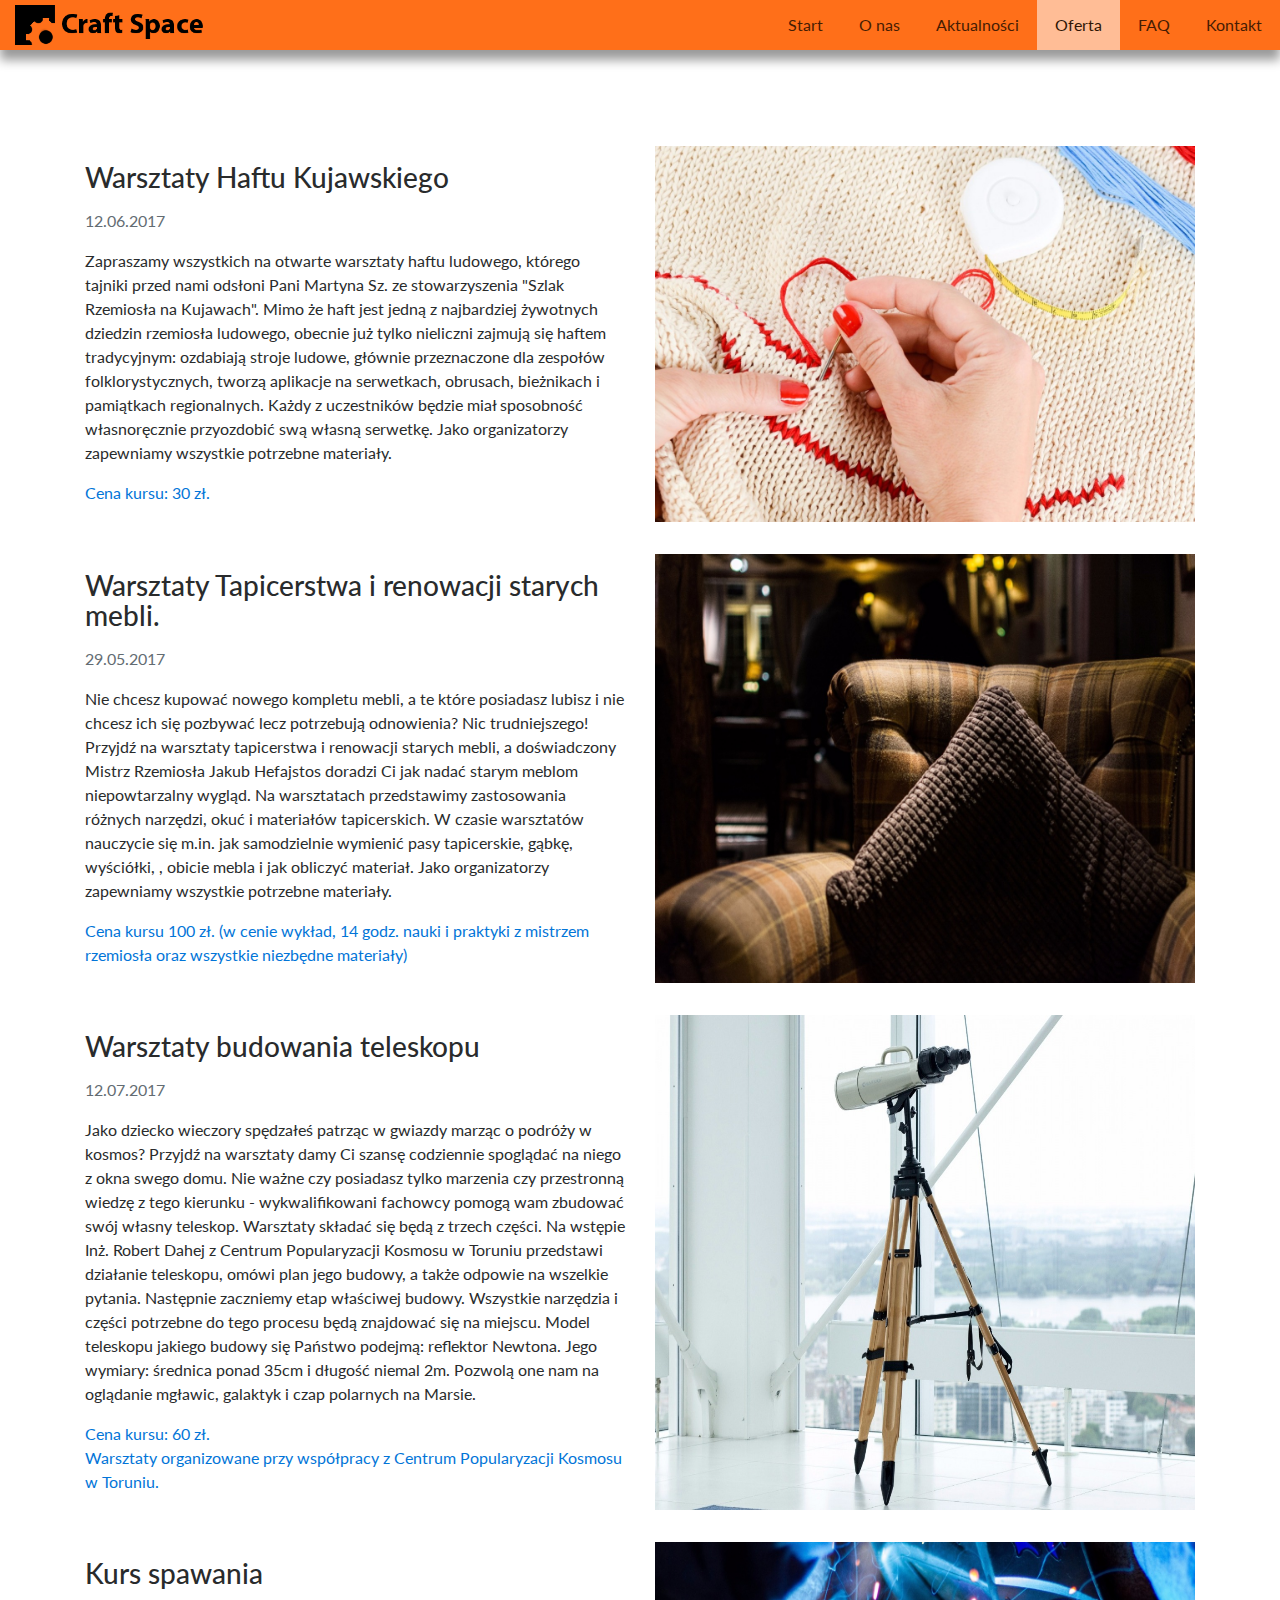
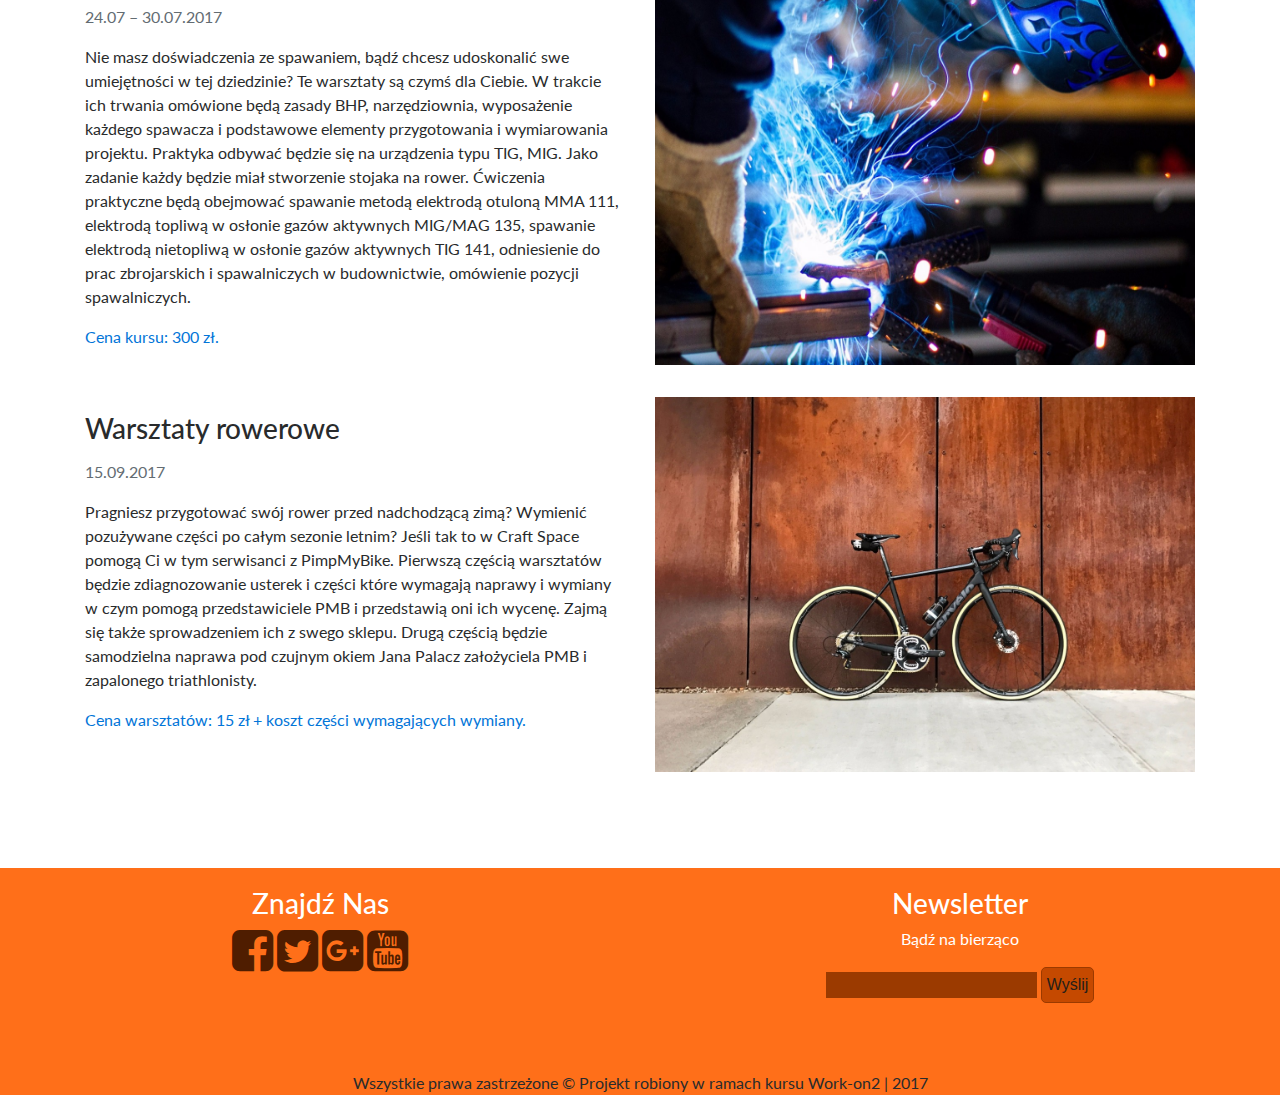
<file: oferta.html>
<!DOCTYPE html>
<html>

<head>
    <meta charset="utf-8">
    <meta name="description" content="Craftspace - place where you can craft your thing">
    <meta name="keywords" content="craft, space, woodworking, ">
    <meta name="author" content="Krzysiek, Marek, Michał">
    <meta name="viewport" content="width=device-width, initial-scale=1.0">
    <title>Craft Space</title>
    <link rel="stylesheet" type="text/css" href="css/font-awesome.min.css">
    <link rel="stylesheet" type="text/css" href="css/bootstrap.css">
    <link rel="stylesheet" type="text/css" href="css/style.css">
    <!-- FONT -->
    <link href="https://fonts.googleapis.com/css?family=Lato:400,700&amp;subset=latin-ext" rel="stylesheet">
    <!-- FAVICON -->
    <link rel="apple-touch-icon" sizes="57x57" href="images/apple-icon-57x57.png">
    <link rel="apple-touch-icon" sizes="60x60" href="images/apple-icon-60x60.png">
    <link rel="apple-touch-icon" sizes="72x72" href="images/apple-icon-72x72.png">
    <link rel="apple-touch-icon" sizes="76x76" href="images/apple-icon-76x76.png">
    <link rel="apple-touch-icon" sizes="114x114" href="images/apple-icon-114x114.png">
    <link rel="apple-touch-icon" sizes="120x120" href="images/apple-icon-120x120.png">
    <link rel="apple-touch-icon" sizes="144x144" href="images/apple-icon-144x144.png">
    <link rel="apple-touch-icon" sizes="152x152" href="images/apple-icon-152x152.png">
    <link rel="apple-touch-icon" sizes="180x180" href="images/apple-icon-180x180.png">
    <link rel="icon" type="image/png" sizes="192x192" href="images/android-icon-192x192.png">
    <link rel="icon" type="image/png" sizes="32x32" href="images/favicon-32x32.png">
    <link rel="icon" type="image/png" sizes="96x96" href="images/favicon-96x96.png">
    <link rel="icon" type="image/png" sizes="16x16" href="images/favicon-16x16.png">
    <link rel="manifest" href="images/manifest.json">
    <meta name="msapplication-TileColor" content="#ffffff">
    <meta name="msapplication-TileImage" content="images/ms-icon-144x144.png">
    <meta name="theme-color" content="#ffffff">
    <!-- favicon end -->
</head>

<body id="top">
    <!-- scroll up  -->
    <a data-scroll id="myBtn" class="link" href="#top"><i class="fa fa-angle-double-up fa-3x" aria-hidden="true"></i>
</a>
    <header class="container-fluid">
        <nav class="navbar navbar-toggleable-sm nav-back" id="gora">
            <button class="navbar-toggler navbar-toggler-right" type="button" data-toggle="collapse" data-target="#navbarSupportedContent" aria-controls="navbarSupportedContent" aria-expanded="false" aria-label="Toggle navigation">
                <span class="navbar-toggler-icon"></span>
            </button>
            <a class="navbar-brand" href="index.html"><img src="images/logo.png" height=40></a>
            <div class="collapse navbar-collapse" id="navbarSupportedContent">
                <ul class="navbar-nav ml-auto">
                    <li class="nav-item active">
                        <a class="nav-link" href="index.html">Start</a>
                    </li>
                    <li class="nav-item">
                        <a class="nav-link" href="onas.html">O nas</a>
                    </li>
                    <li class="nav-item">
                        <a class="nav-link" href="aktualnosci.html">Aktualności</a>
                    </li>
                    <li class="nav-item">
                        <a class="nav-link active1" href="oferta.html">Oferta</a>
                    </li>
                    <li class="nav-item">
                        <a class="nav-link" href="faq.html">FAQ</a>
                    </li>
                    <li class="nav-item">
                        <a class="nav-link" href="kontakt.html">Kontakt</a>
                    </li>
                </ul>
            </div>
        </nav>
    </header>
    <main>
        <div class="container sekcja">
            <div class="row">
                <div class="col-lg-6 my-3">
                    <h3 class="my-3">Warsztaty Haftu Kujawskiego</h3>
                    <p class="text-muted">12.06.2017</p>
                    <p>Zapraszamy wszystkich na otwarte warsztaty haftu ludowego, którego tajniki przed nami odsłoni Pani Martyna Sz. ze stowarzyszenia "Szlak Rzemiosła na Kujawach". Mimo że haft jest jedną z najbardziej żywotnych dziedzin rzemiosła ludowego, obecnie już tylko nieliczni zajmują się haftem tradycyjnym: ozdabiają stroje ludowe, głównie przeznaczone dla zespołów folklorystycznych, tworzą aplikacje na serwetkach, obrusach, bieżnikach i pamiątkach regionalnych. Każdy z uczestników będzie miał sposobność własnoręcznie przyozdobić swą własną serwetkę. Jako organizatorzy zapewniamy wszystkie potrzebne materiały.</p>
                    <p class="text-primary">Cena kursu: 30 zł.</p>
                </div>
                <div class="col-lg-6 my-3"><img src="./images/oferta_1.jpg" class="zdjecie_onas"></div>
                <div class="col-lg-6 my-3">
                    <h3 class="my-3">Warsztaty Tapicerstwa i renowacji starych mebli.</h3>
                    <p class="text-muted">29.05.2017</p>
                    <p>Nie chcesz kupować nowego kompletu mebli, a te które posiadasz lubisz i nie chcesz ich się pozbywać lecz potrzebują odnowienia? Nic trudniejszego! Przyjdź na warsztaty tapicerstwa i renowacji starych mebli, a doświadczony Mistrz Rzemiosła Jakub Hefajstos doradzi Ci jak nadać starym meblom niepowtarzalny wygląd. Na warsztatach przedstawimy zastosowania różnych narzędzi, okuć i materiałów tapicerskich. W czasie warsztatów nauczycie się m.in. jak samodzielnie wymienić pasy tapicerskie, gąbkę, wyściółki, , obicie mebla i jak obliczyć materiał. Jako organizatorzy zapewniamy wszystkie potrzebne materiały.</p>
                    <p class="text-primary">Cena kursu 100 zł. (w cenie wykład, 14 godz. nauki i praktyki z mistrzem rzemiosła oraz wszystkie niezbędne materiały)</p>
                </div>
                <div class="col-lg-6 my-3"><img src="./images/oferta_2.jpg" class="zdjecie_onas"></div>
                <div class="col-lg-6 my-3">
                    <h3 class="my-3">Warsztaty budowania teleskopu</h3>
                    <p class="text-muted">12.07.2017</p>
                    <p>Jako dziecko wieczory spędzałeś patrząc w gwiazdy marząc o podróży w kosmos? Przyjdź na warsztaty damy Ci szansę codziennie spoglądać na niego z okna swego domu. Nie ważne czy posiadasz tylko marzenia czy przestronną wiedzę z tego kierunku - wykwalifikowani fachowcy pomogą wam zbudować swój własny teleskop. Warsztaty składać się będą z trzech części. Na wstępie Inż. Robert Dahej z Centrum Popularyzacji Kosmosu w Toruniu przedstawi działanie teleskopu, omówi plan jego budowy, a także odpowie na wszelkie pytania. Następnie zaczniemy etap właściwej budowy. Wszystkie narzędzia i części potrzebne do tego procesu będą znajdować się na miejscu. Model teleskopu jakiego budowy się Państwo podejmą: reflektor Newtona. Jego wymiary: średnica ponad 35cm i długość niemal 2m. Pozwolą one nam na oglądanie mgławic, galaktyk i czap polarnych na Marsie.</p>
                    <p class="text-primary">Cena kursu: 60 zł.
                        <br> Warsztaty organizowane przy współpracy z Centrum Popularyzacji Kosmosu w Toruniu.</p>
                </div>
                <div class="col-lg-6 my-3"><img src="./images/oferta_3.jpg" class="zdjecie_onas"></div>
                <div class="col-lg-6 my-3">
                    <h3 class="my-3">Kurs spawania</h3>
                    <p class="text-muted">24.07 – 30.07.2017</p>
                    Nie masz doświadczenia ze spawaniem, bądź chcesz udoskonalić swe umiejętności w tej dziedzinie? Te warsztaty są czymś dla Ciebie. W trakcie ich trwania omówione będą zasady BHP, narzędziownia, wyposażenie każdego spawacza i podstawowe elementy przygotowania i wymiarowania projektu. Praktyka odbywać będzie się na urządzenia typu TIG, MIG. Jako zadanie każdy będzie miał stworzenie stojaka na rower. Ćwiczenia praktyczne będą obejmować spawanie metodą elektrodą otuloną MMA 111, elektrodą topliwą w osłonie gazów aktywnych MIG/MAG 135, spawanie elektrodą nietopliwą w osłonie gazów aktywnych TIG 141, odniesienie do prac zbrojarskich i spawalniczych w budownictwie, omówienie pozycji spawalniczych.</p>
                    <p class="text-primary">Cena kursu: 300 zł.</p>
                </div>
                <div class="col-lg-6 my-3"><img src="./images/oferta_5.jpg" class="zdjecie_onas"></div>
                <div class="col-lg-6 my-3">
                    <h3 class="my-3">Warsztaty rowerowe</h3>
                    <p class="text-muted">15.09.2017</p>
                    <p>Pragniesz przygotować swój rower przed nadchodzącą zimą? Wymienić pozużywane części po całym sezonie letnim? Jeśli tak to w Craft Space pomogą Ci w tym serwisanci z PimpMyBike. Pierwszą częścią warsztatów będzie zdiagnozowanie usterek i części które wymagają naprawy i wymiany w czym pomogą przedstawiciele PMB i przedstawią oni ich wycenę. Zajmą się także sprowadzeniem ich z swego sklepu. Drugą częścią będzie samodzielna naprawa pod czujnym okiem Jana Palacz założyciela PMB i zapalonego triathlonisty. </p>
                    <p class="text-primary">Cena warsztatów: 15 zł + koszt części wymagających wymiany. </p>
                </div>
                <div class="col-lg-6 my-3"><img src="./images/oferta_6.jpg" class="zdjecie_onas"></div>
            </div>
    </main>
    <!-- ########### FOOTER ########### -->
    <footer class="container-fluid footer">
        <div class="row  mb-5">
            <div class="media col-md-6 col-sm-12 flex-center">
                <div class="footer text-center">
                    <h3>Znajdź Nas</h3>
                    <a href="http://www.facebook.com" target="_blank" title="Facebook">
                        <i class="fa fa-facebook-square fa-3x"></i>
                    </a>
                    <a href="http://www.twitter.com" target="_blank" title="Twitter">
                        <i class="fa fa-twitter-square fa-3x"></i>
                    </a>
                    <a href="http://www.plus.google.com" target="_blank" title="Google+">
                        <i class="fa fa-google-plus-square fa-3x"></i>
                    </a>
                    <a href="http://www.youtube.com" target="_blank" title="YouTube">
                        <i class="fa fa-youtube-square fa-3x"></i>
                    </a>
                </div>
            </div>
            <div class="media col-md-6 col-sm-12 flex-center">
                <div class="footer text-center">
                    <h3>Newsletter</h3>
                    <p>
                        Bądź na bierząco
                    </p>
                    <form action="#">
                        <input type="text" placeholder="Twój adres e-mail" name="Newsletter">
                        <button class="button btn-news button_styl" type="submit">Wyślij</button>
                    </form>
                </div>
            </div>
        </div>
        <div class="row text-center">
            <div class="col-sm-12">Wszystkie prawa zastrzeżone © Projekt robiony w ramach kursu Work-on2 | 2017 </div>
        </div>
    </footer>
    <script type="text/javascript" src="script/jquery.min.js"></script>
    <script type="text/javascript" src="script/bootstrap.min.js"></script>
    <script type="text/javascript" src="script/scrypt.js"></script>
</body>

</html>
</file>
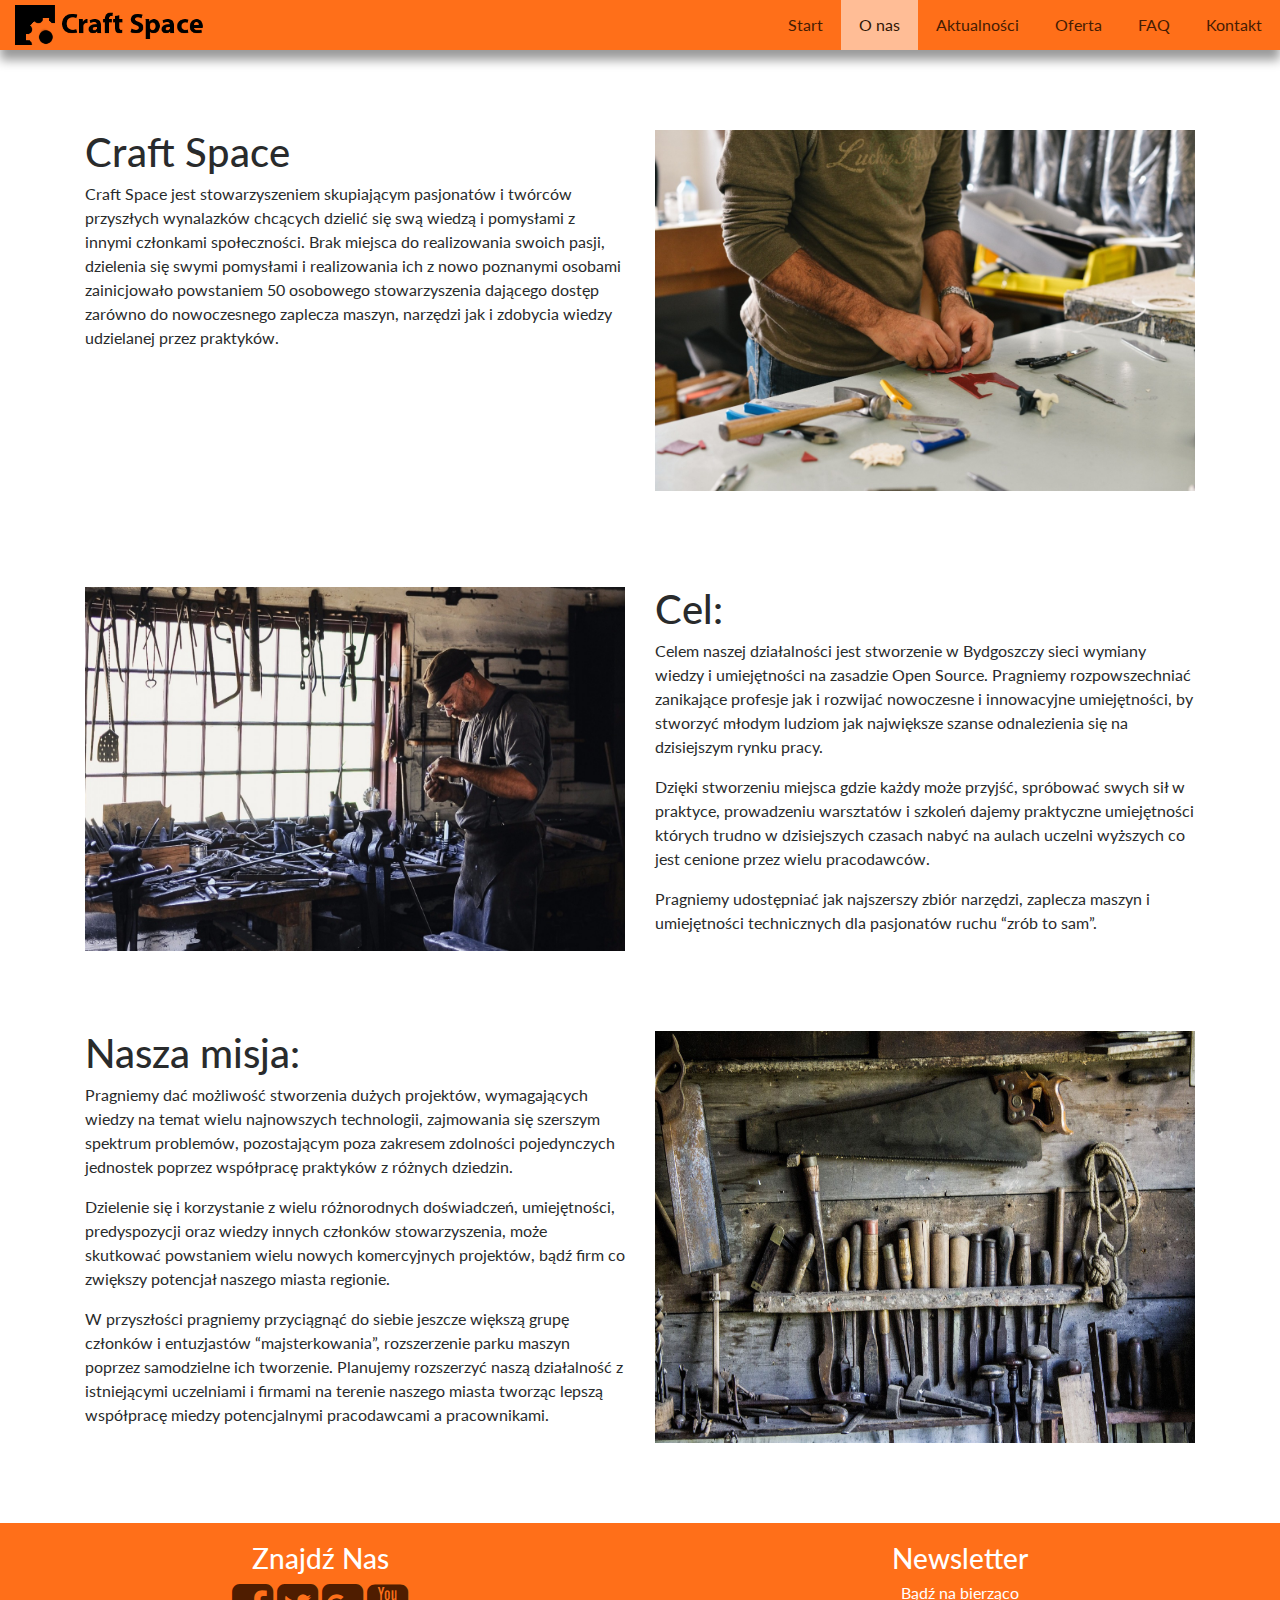
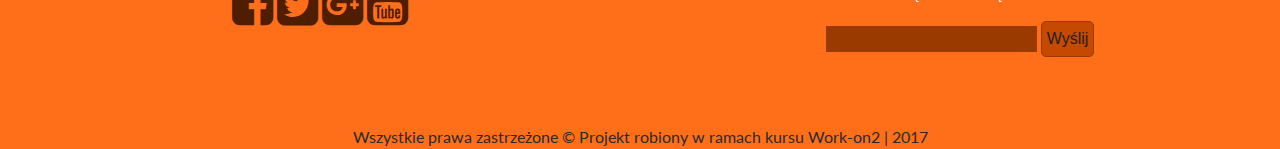
<file: onas.html>
<!DOCTYPE html>
<html>

<head>
    <meta charset="utf-8">
    <meta name="description" content="Craftspace - place where you can craft your thing">
    <meta name="keywords" content="craft, space, woodworking, ">
    <meta name="author" content="Krzysiek, Marek, Michał">
    <meta name="viewport" content="width=device-width, initial-scale=1.0">
    <title>Craft Space</title>
    <link rel="stylesheet" type="text/css" href="css/font-awesome.min.css">
    <link rel="stylesheet" type="text/css" href="css/bootstrap.css">
    <link rel="stylesheet" type="text/css" href="css/style.css">
    <!-- FONT -->
    <link href="https://fonts.googleapis.com/css?family=Lato:400,700&amp;subset=latin-ext" rel="stylesheet">
    <!-- FAVICON -->
    <link rel="apple-touch-icon" sizes="57x57" href="images/apple-icon-57x57.png">
    <link rel="apple-touch-icon" sizes="60x60" href="images/apple-icon-60x60.png">
    <link rel="apple-touch-icon" sizes="72x72" href="images/apple-icon-72x72.png">
    <link rel="apple-touch-icon" sizes="76x76" href="images/apple-icon-76x76.png">
    <link rel="apple-touch-icon" sizes="114x114" href="images/apple-icon-114x114.png">
    <link rel="apple-touch-icon" sizes="120x120" href="images/apple-icon-120x120.png">
    <link rel="apple-touch-icon" sizes="144x144" href="images/apple-icon-144x144.png">
    <link rel="apple-touch-icon" sizes="152x152" href="images/apple-icon-152x152.png">
    <link rel="apple-touch-icon" sizes="180x180" href="images/apple-icon-180x180.png">
    <link rel="icon" type="image/png" sizes="192x192" href="images/android-icon-192x192.png">
    <link rel="icon" type="image/png" sizes="32x32" href="images/favicon-32x32.png">
    <link rel="icon" type="image/png" sizes="96x96" href="images/favicon-96x96.png">
    <link rel="icon" type="image/png" sizes="16x16" href="images/favicon-16x16.png">
    <link rel="manifest" href="images/manifest.json">
    <meta name="msapplication-TileColor" content="#ffffff">
    <meta name="msapplication-TileImage" content="images/ms-icon-144x144.png">
    <meta name="theme-color" content="#ffffff">
    <!-- favicon end -->
</head>

<body id="top">
    <!-- scroll up  -->
    <a data-scroll id="myBtn" class="link" href="#top"><i class="fa fa-angle-double-up fa-3x" aria-hidden="true"></i>
</a>
    <header class="container-fluid">
        <nav class="navbar navbar-toggleable-sm nav-back" id="gora">
            <button class="navbar-toggler navbar-toggler-right" type="button" data-toggle="collapse" data-target="#navbarSupportedContent" aria-controls="navbarSupportedContent" aria-expanded="false" aria-label="Toggle navigation">
                <span class="navbar-toggler-icon"></span>
            </button>
            <a class="navbar-brand" href="index.html"><img src="images/logo.png" height=40></a>
            <div class="collapse navbar-collapse" id="navbarSupportedContent">
                <ul class="navbar-nav ml-auto">
                    <li class="nav-item active">
                        <a class="nav-link" href="index.html">Start</a>
                    </li>
                    <li class="nav-item">
                        <a class="nav-link active1" href="onas.html">O nas</a>
                    </li>
                    <li class="nav-item">
                        <a class="nav-link" href="aktualnosci.html">Aktualności</a>
                    </li>
                    <li class="nav-item">
                        <a class="nav-link" href="oferta.html">Oferta</a>
                    </li>
                    <li class="nav-item">
                        <a class="nav-link" href="faq.html">FAQ</a>
                    </li>
                    <li class="nav-item">
                        <a class="nav-link" href="kontakt.html">Kontakt</a>
                    </li>
                </ul>
            </div>
        </nav>
    </header>
    <article>
        <div class="container">
            <div class="row sekcja">
                <div class="col-lg-6">
                    <h1> Craft Space</h1>
                    <p>Craft Space jest stowarzyszeniem skupiającym pasjonatów i twórców przyszłych wynalazków chcących dzielić się swą wiedzą i pomysłami z innymi członkami społeczności. Brak miejsca do realizowania swoich pasji, dzielenia się swymi pomysłami i realizowania ich z nowo poznanymi osobami zainicjowało powstaniem 50 osobowego stowarzyszenia dającego dostęp zarówno do nowoczesnego zaplecza maszyn, narzędzi jak i zdobycia wiedzy udzielanej przez praktyków.
                    </p>
                </div>
                <div class="col-lg-6">
                    <img class="zdjecie_onas" src="./images/o_nas_1.jpg">
                </div>
            </div>
            <div class="row sekcja">
                <div class="col-lg-6 pt-3">
                    <img class="zdjecie_onas" src="./images/o_nas_2.jpg">
                </div>
                <div class="col-lg-6 pt-3">
                    <h1>Cel:</h1>
                    <p>Celem naszej działalności jest stworzenie w Bydgoszczy sieci wymiany wiedzy i umiejętności na zasadzie Open Source. Pragniemy rozpowszechniać zanikające profesje jak i rozwijać nowoczesne i innowacyjne umiejętności, by stworzyć młodym ludziom jak największe szanse odnalezienia się na dzisiejszym rynku pracy.
                    </p>
                    <p>Dzięki stworzeniu miejsca gdzie każdy może przyjść, spróbować swych sił w praktyce, prowadzeniu warsztatów i szkoleń dajemy praktyczne umiejętności których trudno w dzisiejszych czasach nabyć na aulach uczelni wyższych co jest cenione przez wielu pracodawców.
                    </p>
                    <p>Pragniemy udostępniać jak najszerszy zbiór narzędzi, zaplecza maszyn i umiejętności technicznych dla pasjonatów ruchu “zrób to sam”.
                    </p>
                </div>
            </div>
            <div class="row sekcja">
                <div class="col-lg-6">
                    <h1>Nasza misja:</h1>
                    <p>Pragniemy dać możliwość stworzenia dużych projektów, wymagających wiedzy na temat wielu najnowszych technologii, zajmowania się szerszym spektrum problemów, pozostającym poza zakresem zdolności pojedynczych jednostek poprzez współpracę praktyków z różnych dziedzin.
                    </p>
                    <p>Dzielenie się i korzystanie z wielu różnorodnych doświadczeń, umiejętności, predyspozycji oraz wiedzy innych członków stowarzyszenia, może skutkować powstaniem wielu nowych komercyjnych projektów, bądź firm co zwiększy potencjał naszego miasta regionie.
                    </p>
                    <p>W przyszłości pragniemy przyciągnąć do siebie jeszcze większą grupę członków i entuzjastów “majsterkowania”, rozszerzenie parku maszyn poprzez samodzielne ich tworzenie. Planujemy rozszerzyć naszą działalność z istniejącymi uczelniami i firmami na terenie naszego miasta tworząc lepszą współpracę miedzy potencjalnymi pracodawcami a pracownikami.
                    </p>
                </div>
                <div class="col-lg-6">
                    <img class="zdjecie_onas" src="./images/o_nas_3.jpg">
                </div>
            </div>
        </div>
    </article>
    <!-- ########### FOOTER ########### -->
    <footer class="container-fluid footer">
        <div class="row  mb-5">
            <div class="media col-md-6 col-sm-12 flex-center">
                <div class="footer text-center">
                    <h3>Znajdź Nas</h3>
                    <a href="http://www.facebook.com" target="_blank" title="Facebook">
                        <i class="fa fa-facebook-square fa-3x"></i>
                    </a>
                    <a href="http://www.twitter.com" target="_blank" title="Twitter">
                        <i class="fa fa-twitter-square fa-3x"></i>
                    </a>
                    <a href="http://www.plus.google.com" target="_blank" title="Google+">
                        <i class="fa fa-google-plus-square fa-3x"></i>
                    </a>
                    <a href="http://www.youtube.com" target="_blank" title="YouTube">
                        <i class="fa fa-youtube-square fa-3x"></i>
                    </a>
                </div>
            </div>
            <div class="media col-md-6 col-sm-12 flex-center">
                <div class="footer text-center">
                    <h3>Newsletter</h3>
                    <p>
                        Bądź na bierząco
                    </p>
                    <form action="#">
                        <input type="text" placeholder="Twój adres e-mail" name="Newsletter">
                        <button class="button btn-news button_styl" type="submit">Wyślij</button>
                    </form>
                </div>
            </div>
        </div>
        <div class="row text-center">
            <div class="col-sm-12">Wszystkie prawa zastrzeżone © Projekt robiony w ramach kursu Work-on2 | 2017 </div>
        </div>
    </footer>
    <script type="text/javascript" src="script/jquery.min.js"></script>
    <script type="text/javascript" src="script/bootstrap.min.js"></script>
    <script type="text/javascript" src="script/scrypt.js"></script>
</body>

</html>
</file>
<file: css/style.css>
body {
    margin: 0;
    padding: 0;
    font-family: 'Lato', sans-serif;
    background-color: #fff;
}

.container-fluid {
    padding: 0;
    margin: 0;
}

.container {
    padding: 0;
}

.row {
    margin-right: 0;
    margin-left: 0;
}


/*navbar*/


/*clasa do navbaru*/

.nav-back {
    background: transparent;
    z-index: 1000;
}


/*clasa uzywana przez js*/

.trans {
    -webkit-transition: ease-in 0.2s;
    transition: ease-in 1s;
    position: fixed;
    z-index: 1000;
    width: 100%;
    background: #FF6F19;
}


/*pozycja zdjęcia*/

.img-ab {
    position: absolute;
    top: 0;
    left: 0;
}


/*####################33*/

.navbar {
    padding: 0;
    background-color: #FF6F19;
    box-shadow: 0px 10px 10px 0px rgba(0, 0, 0, 0.4);
    z-index: 10;
}

.nav-link {
    color: #461C03;
    text-align: center;
    padding: 13px 18px !important;
}

.nav-item {
    transition: all 0.2s;
    padding: 0;
}

.nav-item:hover {
    background-color: #ffbd96;
    color: #2f1505;
}

.nav-link:hover {
    color: #2f1505;
}

.active1 {
	background-color: #ffbd96;
    color: #2f1505;
}

.navbar-brand {
    padding: 5px 15px;
}

.navbar-toggler-icon {
    background-image: url("data:image/svg+xml;charset=utf8,%3Csvg viewBox='0 0 32 32' xmlns='http://www.w3.org/2000/svg'%3E%3Cpath stroke='rgba(0, 0, 0, 0.5)' stroke-width='2' stroke-linecap='round' stroke-miterlimit='10' d='M4 8h24M4 16h24M4 24h24'/%3E%3C/svg%3E");
}


/* ######## front photo ###### */

.photo {
    padding: 0;
    margin: 0;
    background-image: url(../images/hero.jpg);
    height: 95vh;
    width: 100%;
    background-attachment: fixed;
}

.photo h1 {
    text-align: center;
    color: #fff;
    font-size: 4rem;
    padding: 2rem 0;
}

.photo a {
    background-color: #FF6F19;
    color: #261e19;
    border: 2px solid #FF6F19;
    padding: 1rem;
}

.photo a:hover {
    background-color: #C54900;
    color: #130f0d;
}


/*#####################*/

.photo2 {
    height: auto;
    width: 100%;
}

.title1 {
    background: linear-gradient(to bottom right, #FF6F19, #C54900);
    color: #fff;
}

.tytul h1 {
    text-align: center;
    margin: 6rem auto 6rem;
}

.podtytul h1 {
    text-align: center;
    margin: 2rem auto;
}

.button_karty {
    padding: 0.7rem;
    color: #461C03;
    background-color: #FF6F19;
}

.button_karty:hover {
    background-color: #461C03;
    color: #FF6F19;
}

.button_styl {
    color: #261e19;
    background-color: #FF6F19;
    padding: 0.7rem;
    border: 2px solid #FF6F19;
}

.button_styl:hover {
    color: #130f0d;
    background-color: #C54900;
}


/*######### footer ##########*/

footer {
    margin-top: 5rem !important;
}

.flex {
    display: flex;
}

.flex-center {
    display: flex;
    justify-content: center;
}

.flex-between {
    display: flex;
    justify-content: space-between;
}

.footer {
    background-color: #FF6F19;
    justify-content: center;
}

.media {
    color: white;
    padding-bottom: 20px;
    padding-top: 20px;
}

.fa-facebook-square {
    color: #4F1D00;
}

.fa-twitter-square {
    color: #4F1D00;
}

.fa-google-plus-square {
    color: #4F1D00;
}

.fa-youtube-square {
    color: #4F1D00;
}

.fa-facebook-square:hover {
    color: #355088;
}

.fa-twitter-square:hover {
    color: #00B6F1;
}

.fa-google-plus-square:hover {
    color: #C20806;
}

.fa-youtube-square:hover {
    color: #C31A1E;
}

.btn-news {
    padding: 5px;
    border-radius: 5px;
    border: 0px;
}


/*########### O NAS #############*/

.sekcja {
    padding-top: 5rem;
}

.zdjecie_onas {
    width: 100%;
    height: 100%;
}


/*  ############# ARROW UP ############*/

.link {
    display: none;
    position: fixed;
    bottom: 30px;
    right: 40px;
    border: solid 1px #261e19;
    background-color: #C54900;
    color: #FF6F19;
    padding: 5px 15px;
    border-radius: 10px;
    text-decoration: none;
    z-index: 999;
}

.link:hover {
    background: #C54900;
    color: #FF6F19;
    text-decoration: none;
}
.link:active {
	background-color: #C54900;
    color: #FF6F19;
}
.link:visited {
	background-color: #C54900;
    color: #FF6F19;
}



/* ######## newsletter ###########*/

input {
    background-color: #9B3A00;
    color: #C54900;
    border: 0px;
}

.button {
    background-color: #C54900;
    border: 1px solid #9B3A00;
}

.link1 {
    color: #C54900;
    text-decoration: underline;
}

.link1:hover {
    text-decoration: none;
    color: #C54900;
    border: 1px solid #9B3A00;
}


/*~~~~~~~~~~~~~INPUT START ~~~~~~~~~~~~~~~~~~*/

.input_form {
    background-color: #FFF7F3;
    border: 0px;
    width: 100%;
}

input {
    background-color: #9B3A00;
    border: 0px
}

.input_collor {
    background-color: white;
    border: 1px solid gray;
}
::-webkit-input-placeholder { /* Chrome/Opera/Safari */
  color: #9B3A00;
}
::-moz-placeholder { /* Firefox 19+ */
  color: #9B3A00;
}
:-ms-input-placeholder { /* IE 10+ */
  color: #9B3A00;
}
:-moz-placeholder { /* Firefox 18- */
  color: #9B3A00;
}

/*~~~~~~~~~~~~INPUT END~~~~~~~~~~~~~~*/


/*~~~~~~~~~~~UL LI START ~~~~~~~~~~~~~~*/

.ul_kontakt {
    list-style-type: none;
    background: #FF6F19;
    padding: 20px;
}

.ul_kontakt li {
    background: #FFF7F3;
    padding: 5px;
}

.submit {
    border: 1px solid #C54900;
    color: #fff
}


/*~~~~~~UL LI END~~~~~~~~*/


/*Photo*/
.round {
	border-radius: 20px;
}
label {
	margin-bottom: 0px;
	padding-top: 0.5rem;

}
</file>
